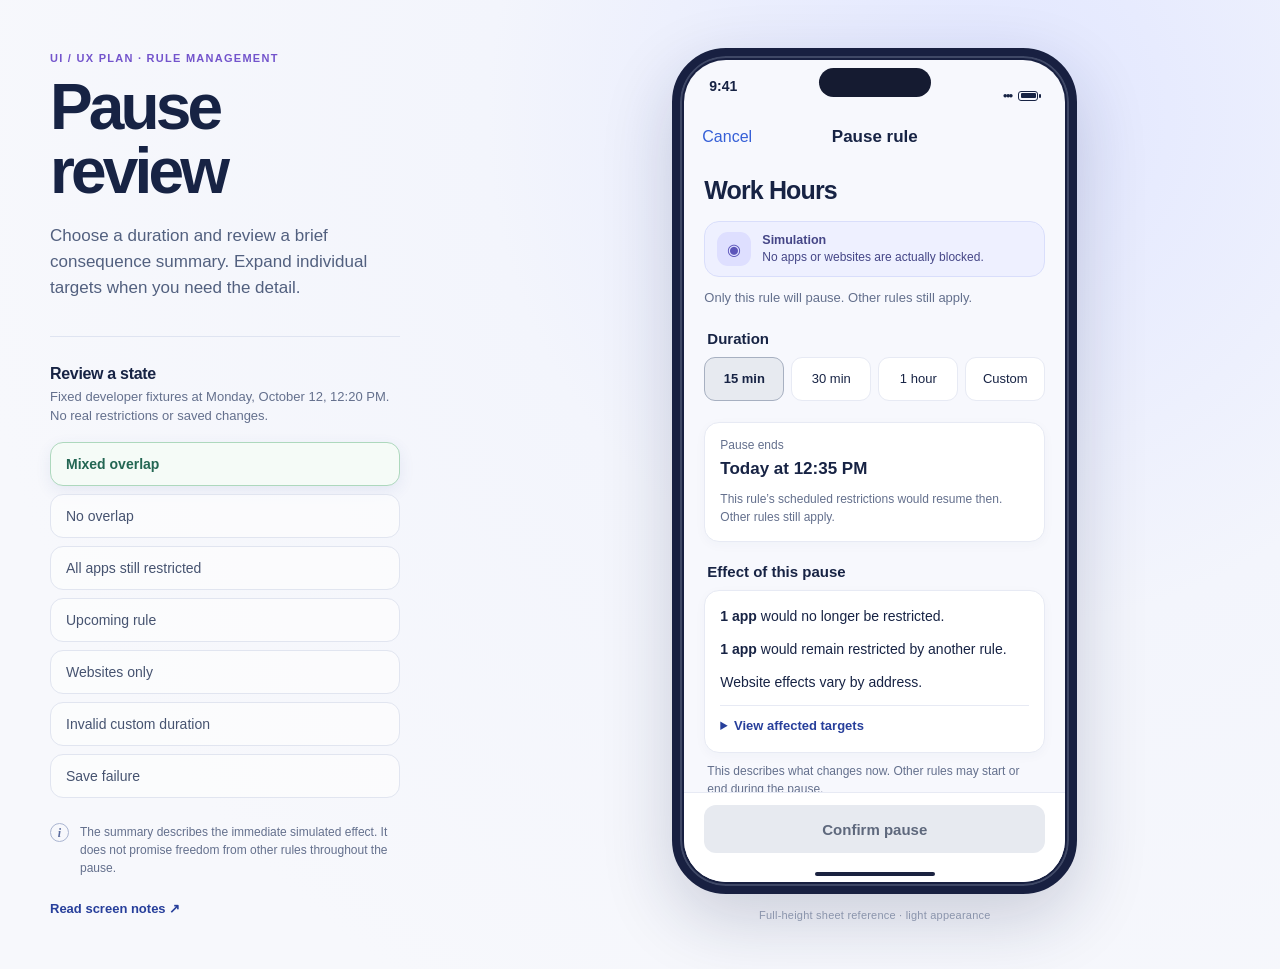
<file: mockups/pause-review/index.html>
<!doctype html>
<html lang="en">
<head><meta charset="utf-8"><meta name="viewport" content="width=device-width, initial-scale=1"><title>Pause review · UX reference</title><link rel="stylesheet" href="styles.css"><script src="app.js" defer></script></head>
<body><main class="review-layout">
<aside class="review-panel"><p class="eyebrow">UI / UX PLAN · RULE MANAGEMENT</p><h1>Pause review</h1><p class="review-intro">Choose a duration and review a brief consequence summary. Expand individual targets when you need the detail.</p><div class="review-divider"></div><h2>Review a state</h2><p class="review-help">Fixed developer fixtures at Monday, October 12, 12:20 PM. No real restrictions or saved changes.</p><div class="scenario-list" role="group" aria-label="Pause review scenarios">
<button class="scenario-button" data-scenario="overlap" aria-pressed="false">Mixed overlap</button><button class="scenario-button" data-scenario="clear" aria-pressed="false">No overlap</button><button class="scenario-button" data-scenario="all" aria-pressed="false">All apps still restricted</button><button class="scenario-button" data-scenario="upcoming" aria-pressed="false">Upcoming rule</button><button class="scenario-button" data-scenario="websites" aria-pressed="false">Websites only</button><button class="scenario-button" data-scenario="invalid" aria-pressed="false">Invalid custom duration</button><button class="scenario-button" data-scenario="error" aria-pressed="false">Save failure</button></div><div class="review-note"><span class="note-mark" aria-hidden="true">i</span><p>The summary describes the immediate simulated effect. It does not promise freedom from other rules throughout the pause.</p></div><a class="spec-link" href="README.md">Read screen notes ↗</a></aside>
<section class="device-stage" aria-label="Pause sheet preview"><div class="device"><div class="device-screen">
<div class="status-bar" aria-hidden="true"><span>9:41</span><span class="dynamic-island"></span><span class="status-icons">●●● <span class="battery"></span></span></div>
<header class="sheet-nav"><button id="cancel">Cancel</button><h2>Pause rule</h2><span aria-hidden="true"></span></header>
<section class="app-scroll" id="app-scroll" aria-labelledby="rule-title">
<h3 class="rule-title" id="rule-title">Work Hours</h3><aside class="simulation-banner"><span class="banner-icon" aria-hidden="true">◉</span><p><strong>Simulation</strong><br>No apps or websites are actually blocked.</p></aside>
<p class="intro">Only this rule will pause. Other rules still apply.</p>
<section class="sheet-section" aria-labelledby="duration-title"><h3 id="duration-title">Duration</h3><div class="duration-options" role="group" aria-label="Pause duration"><button data-minutes="15" aria-pressed="true">15 min</button><button data-minutes="30" aria-pressed="false">30 min</button><button data-minutes="60" aria-pressed="false">1 hour</button><button data-minutes="custom" aria-pressed="false">Custom</button></div><div id="custom-fields" hidden><div class="duration-wheels" role="group" aria-label="Custom pause duration"><div><label for="custom-hours">Hours</label><select id="custom-hours" size="5" aria-describedby="duration-help duration-error"></select></div><div><label for="custom-minutes">Minutes</label><select id="custom-minutes" size="5" aria-describedby="duration-help duration-error"></select></div></div><p class="helper" id="duration-help">15 minutes through 24 hours.</p></div><p id="duration-error" class="field-error" role="status" hidden></p></section>
<section class="sheet-section timing rule-group" aria-label="Pause timing"><p class="timing-label">Pause ends</p><p id="pause-end" class="timing-value"></p><p id="schedule-note" class="helper"></p></section>
<section class="sheet-section" aria-labelledby="effect-title"><h3 id="effect-title">Effect of this pause</h3><div class="rule-group effect-card"><div id="effect-summary"></div><details id="target-details"><summary><span class="collapsed-label">View affected targets</span><span class="expanded-label">Hide affected targets</span></summary><div id="target-list"></div></details></div><p class="helper">This describes what changes now. Other rules may start or end during the pause.</p></section>
<div id="save-error" class="error-banner" role="alert" hidden></div>
</section><footer class="confirm-footer"><button id="confirm">Confirm pause</button></footer><div class="home-indicator" aria-hidden="true"></div><div class="prototype-toast" id="prototype-toast" role="status"></div>
</div></div><p class="stage-caption">Full-height sheet reference · light appearance</p></section></main></body></html>
</file>
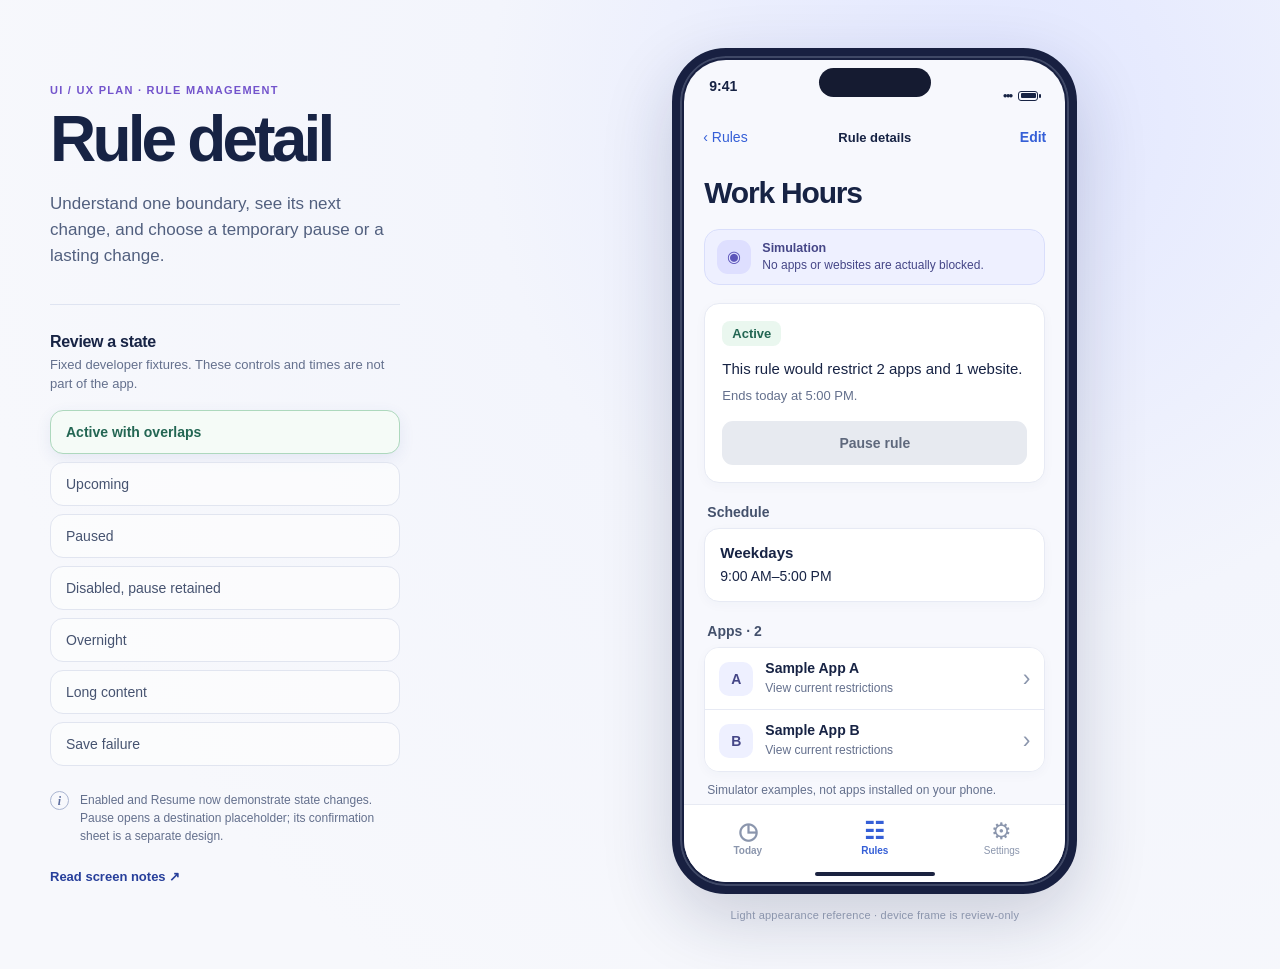
<file: mockups/rule-detail/index.html>
<!doctype html>
<html lang="en">
<head>
  <meta charset="utf-8"><meta name="viewport" content="width=device-width, initial-scale=1">
  <title>Rule detail · UX reference</title>
  <link rel="stylesheet" href="styles.css"><script src="app.js" defer></script>
</head>
<body>
<main class="review-layout">
  <aside class="review-panel">
    <p class="eyebrow">UI / UX PLAN · RULE MANAGEMENT</p>
    <h1>Rule detail</h1>
    <p class="review-intro">Understand one boundary, see its next change, and choose a temporary pause or a lasting change.</p>
    <div class="review-divider"></div>
    <h2>Review a state</h2>
    <p class="review-help">Fixed developer fixtures. These controls and times are not part of the app.</p>
    <div class="scenario-list" role="group" aria-label="Rule detail scenarios">
      <button class="scenario-button" data-scenario="active" aria-pressed="false">Active with overlaps</button>
      <button class="scenario-button" data-scenario="upcoming" aria-pressed="false">Upcoming</button>
      <button class="scenario-button" data-scenario="paused" aria-pressed="false">Paused</button>
      <button class="scenario-button" data-scenario="disabled" aria-pressed="false">Disabled, pause retained</button>
      <button class="scenario-button" data-scenario="overnight" aria-pressed="false">Overnight</button>
      <button class="scenario-button" data-scenario="long" aria-pressed="false">Long content</button>
      <button class="scenario-button" data-scenario="error" aria-pressed="false">Save failure</button>
    </div>
    <div class="review-note"><span class="note-mark" aria-hidden="true">i</span><p>Enabled and Resume now demonstrate state changes. Pause opens a destination placeholder; its confirmation sheet is a separate design.</p></div>
    <a class="spec-link" href="README.md">Read screen notes ↗</a>
  </aside>
  <section class="device-stage" aria-label="Rule detail preview">
    <div class="device"><div class="device-screen">
      <div class="status-bar" aria-hidden="true"><span>9:41</span><span class="dynamic-island"></span><span class="status-icons">●●● <span class="battery"></span></span></div>
      <nav class="detail-nav" aria-label="Rule navigation"><a href="../rules/index.html">‹ Rules</a><span>Rule details</span><button id="edit" type="button">Edit</button></nav>
      <section class="app-scroll" id="app-scroll" aria-labelledby="rule-title">
        <h2 id="rule-title" class="detail-title">Work Hours</h2>
        <aside class="simulation-banner"><span class="banner-icon" aria-hidden="true">◉</span><p><strong>Simulation</strong><br>No apps or websites are actually blocked.</p></aside>
        <div id="detail-content"></div>
      </section>
      <nav class="tab-bar" aria-label="Main navigation"><a class="tab" href="../today/index.html"><span aria-hidden="true">◷</span>Today</a><a class="tab is-current" href="../rules/index.html" aria-current="page"><span aria-hidden="true">☷</span>Rules</a><button class="tab" id="settings"><span aria-hidden="true">⚙</span>Settings</button></nav>
      <div class="home-indicator" aria-hidden="true"></div>
      <div class="prototype-toast" id="prototype-toast" role="status"></div>
    </div></div>
    <p class="stage-caption">Light appearance reference · device frame is review-only</p>
  </section>
</main>
<dialog id="delete-dialog" aria-labelledby="delete-title"><h2 id="delete-title">Delete this rule?</h2><p>This removes the local rule and its simulated restrictions. Other rules may still restrict its targets.</p><div class="dialog-actions"><button id="cancel-delete" autofocus>Keep rule</button><button id="confirm-delete" class="destructive">Delete rule</button></div></dialog>
</body>
</html>
</file>
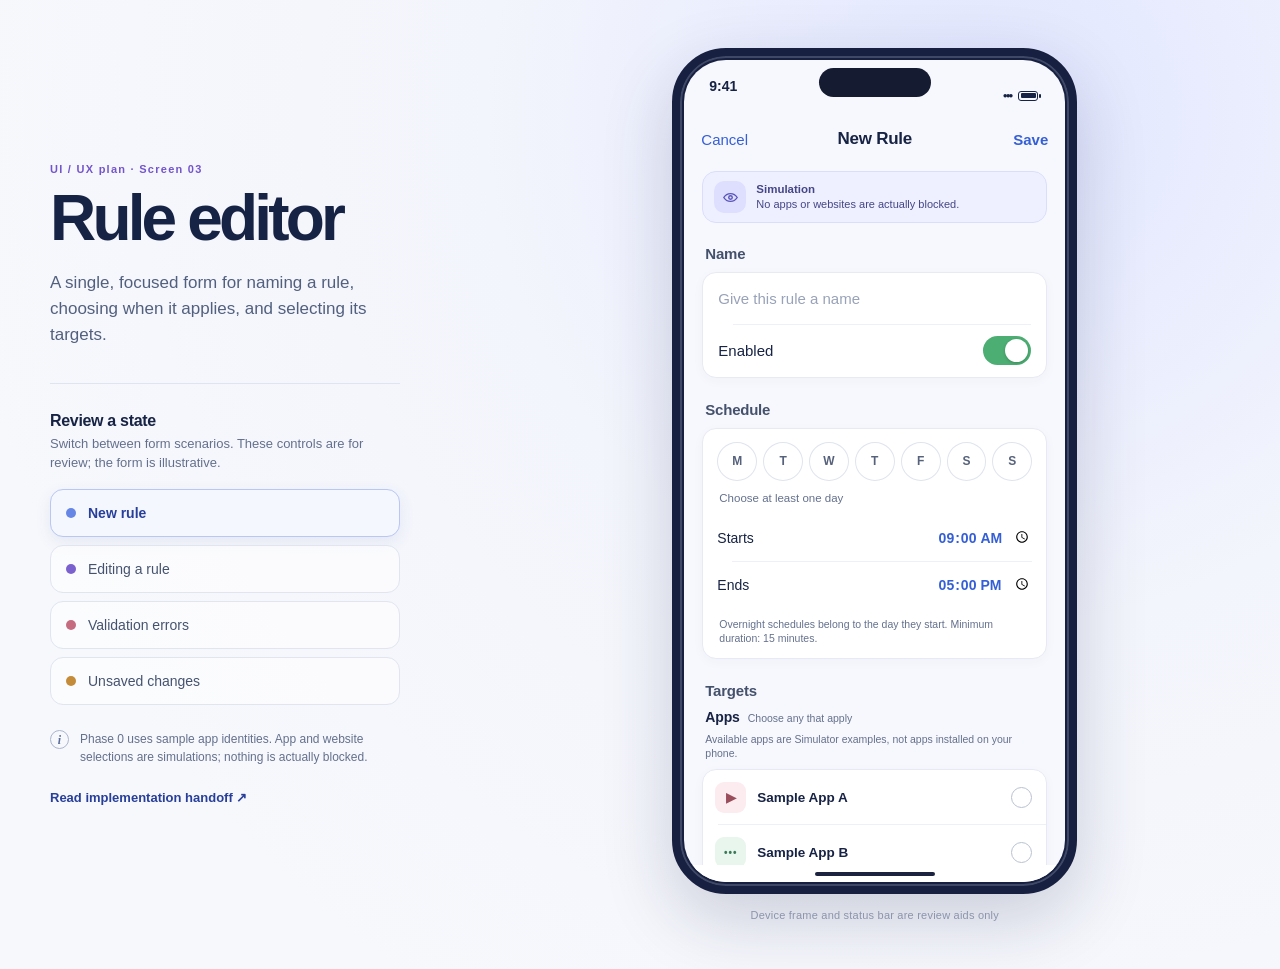
<file: mockups/rule-editor/index.html>
<!doctype html>
<html lang="en">
  <head>
    <meta charset="utf-8" />
    <meta name="viewport" content="width=device-width, initial-scale=1" />
    <meta name="theme-color" content="#f7f8fd" />
    <title>Rule Editor · Yet Another Luddite App UI plan</title>
    <link rel="stylesheet" href="styles.css" />
    <script src="app.js" defer></script>
  </head>
  <body>
    <svg class="icon-library" xmlns="http://www.w3.org/2000/svg" aria-hidden="true">
      <symbol id="icon-eye" viewBox="0 0 24 24"><path d="M2.5 12s3.4-5.5 9.5-5.5 9.5 5.5 9.5 5.5-3.4 5.5-9.5 5.5S2.5 12 2.5 12Z"/><circle cx="12" cy="12" r="2.5"/></symbol>
      <symbol id="icon-check" viewBox="0 0 24 24"><path d="m5 12 4 4L19 6"/></symbol>
      <symbol id="icon-close" viewBox="0 0 24 24"><path d="m6 6 12 12M18 6 6 18"/></symbol>
      <symbol id="icon-chevron" viewBox="0 0 24 24"><path d="m9 5 7 7-7 7"/></symbol>
      <symbol id="icon-minus" viewBox="0 0 24 24"><path d="M5 12h14"/></symbol>
      <symbol id="icon-clock" viewBox="0 0 24 24"><circle cx="12" cy="12" r="9"/><path d="M12 7v5l3 2"/></symbol>
    </svg>

    <main class="review-layout">
      <aside class="review-panel" aria-labelledby="review-title">
        <p class="eyebrow">UI / UX plan · Screen 03</p>
        <h1 id="review-title">Rule editor</h1>
        <p class="review-intro">A single, focused form for naming a rule, choosing when it applies, and selecting its targets.</p>

        <div class="review-divider"></div>
        <h2>Review a state</h2>
        <p class="review-help">Switch between form scenarios. These controls are for review; the form is illustrative.</p>
        <div class="scenario-list" role="group" aria-label="Rule editor scenarios">
          <button class="scenario-button is-selected" type="button" data-scenario="new" aria-pressed="true"><span class="scenario-dot dot-new"></span><span>New rule</span></button>
          <button class="scenario-button" type="button" data-scenario="editing" aria-pressed="false"><span class="scenario-dot dot-editing"></span><span>Editing a rule</span></button>
          <button class="scenario-button" type="button" data-scenario="errors" aria-pressed="false"><span class="scenario-dot dot-error"></span><span>Validation errors</span></button>
          <button class="scenario-button" type="button" data-scenario="unsaved" aria-pressed="false"><span class="scenario-dot dot-unsaved"></span><span>Unsaved changes</span></button>
        </div>

        <div class="review-note">
          <span class="note-mark" aria-hidden="true">i</span>
          <p>Phase 0 uses sample app identities. App and website selections are simulations; nothing is actually blocked.</p>
        </div>
        <a class="spec-link" href="../handoffs/rule-editor.md">Read implementation handoff <span aria-hidden="true">↗</span></a>
      </aside>

      <section class="device-stage" aria-label="Rule editor screen preview">
        <div class="device">
          <div class="device-screen">
            <div class="status-bar" aria-hidden="true">
              <span>9:41</span><span class="dynamic-island"></span>
              <span class="status-icons">●●● <span class="battery"></span></span>
            </div>

            <header class="nav-bar">
              <button class="nav-action cancel-action" id="cancel-button" type="button">Cancel</button>
              <h2 id="screen-title">New Rule</h2>
              <button class="nav-action save-action" id="save-button" type="button">Save</button>
            </header>

            <div class="app-scroll" id="app-scroll">
              <aside class="simulation-banner" aria-label="Simulation. No apps or websites are actually blocked.">
                <span class="banner-icon" aria-hidden="true"><svg class="icon"><use href="#icon-eye" /></svg></span>
                <p><strong>Simulation</strong><br />No apps or websites are actually blocked.</p>
              </aside>

              <form id="rule-form" novalidate>
                <section class="form-section" aria-labelledby="name-heading" data-section="name">
                  <h3 id="name-heading" class="section-title">Name</h3>
                  <div class="form-group name-group">
                    <label class="sr-only" for="rule-name">Rule name</label>
                    <input id="rule-name" name="name" type="text" placeholder="Give this rule a name" autocomplete="off" />
                    <div class="form-divider"></div>
                    <label class="toggle-row" for="enabled-toggle">
                      <span>Enabled</span>
                      <span class="toggle-control"><input id="enabled-toggle" name="enabled" type="checkbox" checked /><span class="toggle-track"></span></span>
                    </label>
                  </div>
                  <p class="field-error" id="name-error" hidden></p>
                </section>

                <section class="form-section" aria-labelledby="schedule-heading" data-section="schedule">
                  <h3 id="schedule-heading" class="section-title">Schedule</h3>
                  <div class="form-group schedule-group">
                    <div class="weekday-picker" role="group" aria-label="Days of the week">
                      <button type="button" class="day-button" data-day="Mon" aria-label="Monday" aria-pressed="false">M</button>
                      <button type="button" class="day-button" data-day="Tue" aria-label="Tuesday" aria-pressed="false">T</button>
                      <button type="button" class="day-button" data-day="Wed" aria-label="Wednesday" aria-pressed="false">W</button>
                      <button type="button" class="day-button" data-day="Thu" aria-label="Thursday" aria-pressed="false">T</button>
                      <button type="button" class="day-button" data-day="Fri" aria-label="Friday" aria-pressed="false">F</button>
                      <button type="button" class="day-button" data-day="Sat" aria-label="Saturday" aria-pressed="false">S</button>
                      <button type="button" class="day-button" data-day="Sun" aria-label="Sunday" aria-pressed="false">S</button>
                    </div>
                    <p class="field-hint day-hint" id="schedule-summary">Choose at least one day</p>
                    <div class="schedule-row">
                      <label for="start-time">Starts</label>
                      <input id="start-time" type="time" value="09:00" aria-label="Start time" />
                    </div>
                    <div class="form-divider"></div>
                    <div class="schedule-row">
                      <label for="end-time">Ends</label>
                      <input id="end-time" type="time" value="17:00" aria-label="End time" />
                    </div>
                    <p class="field-hint schedule-note">Overnight schedules belong to the day they start. Minimum duration: 15 minutes.</p>
                  </div>
                  <p class="field-error" id="schedule-error" hidden></p>
                </section>

                <section class="form-section" aria-labelledby="targets-heading" data-section="targets">
                  <h3 id="targets-heading" class="section-title">Targets</h3>
                  <div class="target-subsection">
                    <div class="subsection-heading"><h4>Apps</h4><span class="subsection-caption">Choose any that apply</span></div>
                    <p class="field-hint target-note">Available apps are Simulator examples, not apps installed on your phone.</p>
                    <div class="form-group target-list" id="app-list">
                      <label class="target-row"><span class="sample-app-icon icon-video">▶</span><span class="target-name">Sample App A</span><span class="check-control"><input type="checkbox" name="app" value="demo.app.a" /><span><svg class="icon"><use href="#icon-check" /></svg></span></span></label>
                      <div class="form-divider"></div>
                      <label class="target-row"><span class="sample-app-icon icon-chat">•••</span><span class="target-name">Sample App B</span><span class="check-control"><input type="checkbox" name="app" value="demo.app.b" /><span><svg class="icon"><use href="#icon-check" /></svg></span></span></label>
                      <div class="form-divider"></div>
                      <label class="target-row"><span class="sample-app-icon icon-game">✦</span><span class="target-name">Sample App C</span><span class="check-control"><input type="checkbox" name="app" value="demo.app.c" /><span><svg class="icon"><use href="#icon-check" /></svg></span></span></label>
                    </div>
                  </div>

                  <div class="target-subsection websites-subsection">
                    <div class="subsection-heading"><h4>Websites</h4><span class="subsection-caption" id="website-count">0 added</span></div>
                    <div class="form-group website-composer" id="website-composer">
                      <label class="sr-only" for="website-input">Website address</label>
                      <input id="website-input" type="text" inputmode="url" placeholder="www.youtube.com" autocapitalize="none" autocomplete="off" spellcheck="false" />
                      <div class="form-divider"></div>
                      <fieldset class="match-control">
                        <legend>Match</legend>
                        <div class="match-options" role="group" aria-label="Website matching">
                          <button type="button" class="match-option is-selected" data-match="host" aria-pressed="true">This website</button>
                          <button type="button" class="match-option" data-match="subdomains" aria-pressed="false">All subdomains</button>
                        </div>
                        <p class="field-hint match-preview" id="match-preview">Includes the website and its www version. Other subdomains are not included.</p>
                      </fieldset>
                      <p class="field-error website-error" id="website-error" hidden></p>
                      <button class="add-website-button" id="add-website" type="button">Add website</button>
                    </div>
                    <div class="form-group website-list" id="website-list" hidden></div>
                    <p class="phase-note">Website entries are previews only. Safari and Private Browsing are not restricted in Phase 0.</p>
                  </div>
                  <p class="field-error targets-error" id="targets-error" hidden></p>
                </section>
              </form>
            </div>

            <div class="home-indicator" aria-hidden="true"></div>
            <div class="prototype-toast" id="prototype-toast" role="status" aria-live="polite"></div>

            <div class="dialog-backdrop" id="discard-dialog" hidden>
              <section class="discard-dialog" role="alertdialog" aria-modal="true" aria-labelledby="discard-title" aria-describedby="discard-copy">
                <h3 id="discard-title">Discard changes?</h3>
                <p id="discard-copy">Your unsaved changes will be lost.</p>
                <button type="button" class="dialog-stay" id="stay-button">Keep Editing</button>
                <button type="button" class="dialog-discard" id="discard-button">Discard Changes</button>
              </section>
            </div>
          </div>
        </div>
        <p class="stage-caption">Device frame and status bar are review aids only</p>
      </section>
    </main>
  </body>
</html>
</file>
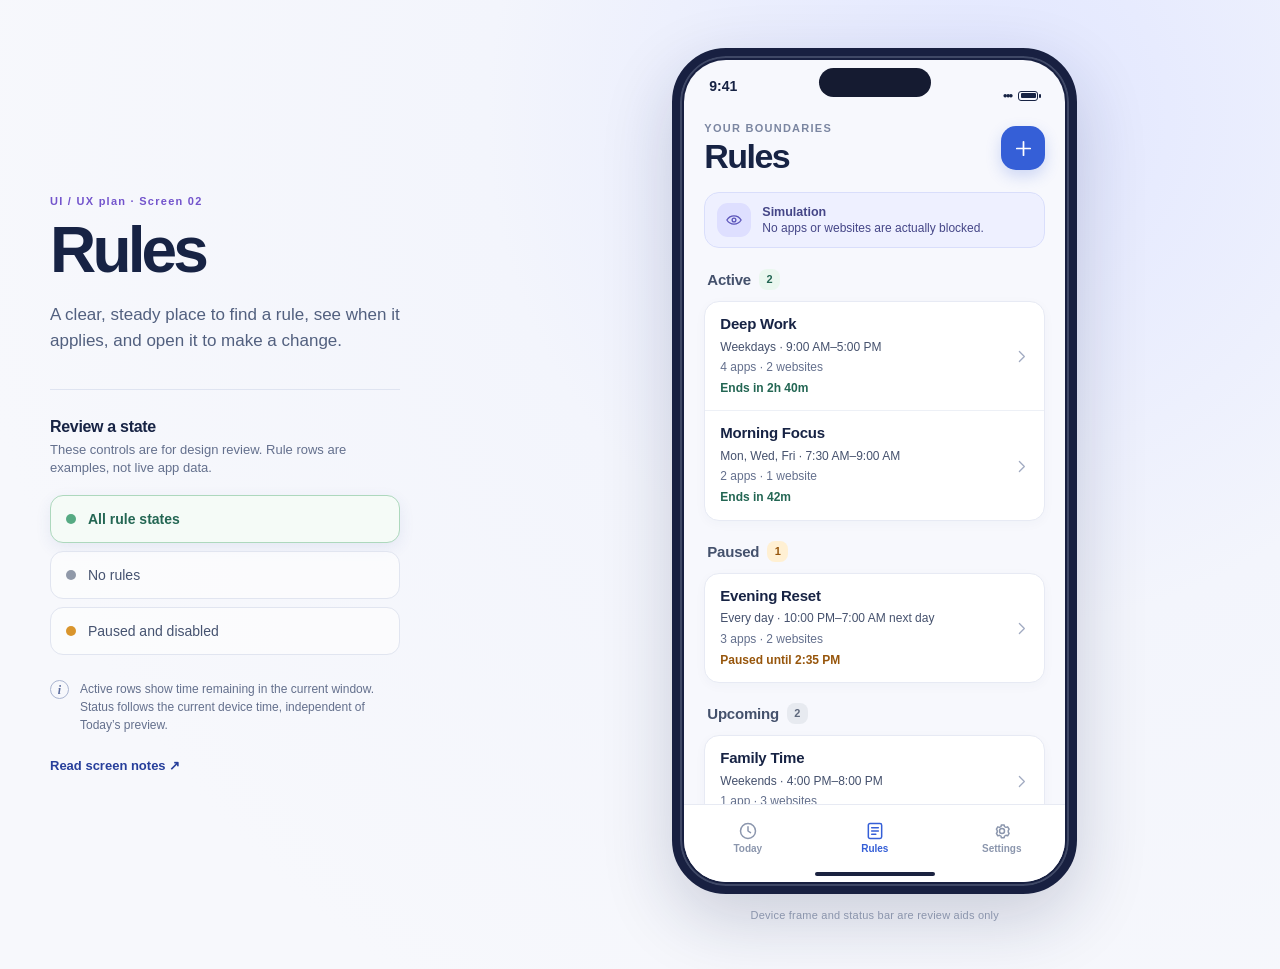
<file: mockups/rules/index.html>
<!doctype html>
<html lang="en">
  <head>
    <meta charset="utf-8" />
    <meta name="viewport" content="width=device-width, initial-scale=1" />
    <meta name="theme-color" content="#eef2ff" />
    <title>Rules · Yet Another Luddite App UI plan</title>
    <link rel="stylesheet" href="styles.css" />
    <script src="app.js" defer></script>
  </head>
  <body>
    <svg class="icon-library" xmlns="http://www.w3.org/2000/svg" aria-hidden="true">
      <symbol id="icon-plus" viewBox="0 0 24 24"><path d="M12 5v14M5 12h14" /></symbol>
      <symbol id="icon-eye" viewBox="0 0 24 24"><path d="M2.5 12s3.4-5.5 9.5-5.5 9.5 5.5 9.5 5.5-3.4 5.5-9.5 5.5S2.5 12 2.5 12Z"/><circle cx="12" cy="12" r="2.5"/></symbol>
      <symbol id="icon-rules" viewBox="0 0 24 24"><rect x="4" y="3" width="16" height="18" rx="2"/><path d="M8 8h8M8 12h8M8 16h5"/></symbol>
      <symbol id="icon-today" viewBox="0 0 24 24"><circle cx="12" cy="12" r="9"/><path d="M12 7v5l3 2"/></symbol>
      <symbol id="icon-settings" viewBox="0 0 24 24"><circle cx="12" cy="12" r="3"/><path d="m19.4 15 .1.1 1 1.7-1.7 3-2-.7a7.8 7.8 0 0 1-1.8 1l-.4 2h-3.4l-.4-2a7.8 7.8 0 0 1-1.8-1l-2 .7-1.7-3 1-1.7a7.8 7.8 0 0 1 0-2l-1-1.7 1.7-3 2 .7a7.8 7.8 0 0 1 1.8-1l.4-2h3.4l.4 2a7.8 7.8 0 0 1 1.8 1l2-.7 1.7 3-1 1.7a7.8 7.8 0 0 1 0 2Z" transform="translate(0 -1) scale(1 .95)"/></symbol>
      <symbol id="icon-chevron" viewBox="0 0 24 24"><path d="m9 5 7 7-7 7" /></symbol>
    </svg>

    <main class="review-layout">
      <aside class="review-panel" aria-labelledby="review-title">
        <p class="eyebrow">UI / UX plan · Screen 02</p>
        <h1 id="review-title">Rules</h1>
        <p class="review-intro">A clear, steady place to find a rule, see when it applies, and open it to make a change.</p>

        <div class="review-divider"></div>
        <h2>Review a state</h2>
        <p class="review-help">These controls are for design review. Rule rows are examples, not live app data.</p>
        <div class="scenario-list" role="group" aria-label="Rules screen scenarios">
          <button class="scenario-button is-selected" type="button" data-scenario="mixed" aria-pressed="true"><span class="scenario-dot dot-active"></span><span>All rule states</span></button>
          <button class="scenario-button" type="button" data-scenario="no-rules" aria-pressed="false"><span class="scenario-dot dot-empty"></span><span>No rules</span></button>
          <button class="scenario-button" type="button" data-scenario="paused-disabled" aria-pressed="false"><span class="scenario-dot dot-paused"></span><span>Paused and disabled</span></button>
        </div>

        <div class="review-note">
          <span class="note-mark" aria-hidden="true">i</span>
          <p>Active rows show time remaining in the current window. Status follows the current device time, independent of Today’s preview.</p>
        </div>
        <a class="spec-link" href="README.md">Read screen notes <span aria-hidden="true">↗</span></a>
      </aside>

      <section class="device-stage" aria-label="Rules screen preview">
        <div class="device">
          <div class="device-screen">
            <div class="status-bar" aria-hidden="true">
              <span>9:41</span><span class="dynamic-island"></span>
              <span class="status-icons">●●● <span class="battery"></span></span>
            </div>

            <section class="app-scroll" id="app-scroll" aria-labelledby="rules-title">
              <header class="app-header">
                <div>
                  <p class="app-overline">YOUR BOUNDARIES</p>
                  <h2 id="rules-title">Rules</h2>
                </div>
                <button class="icon-button add-button" id="add-rule" type="button" aria-label="Create rule" title="Create rule">
                  <svg class="icon" aria-hidden="true"><use href="#icon-plus" /></svg>
                </button>
              </header>

              <aside class="simulation-banner" aria-label="Simulation. No apps or websites are actually blocked.">
                <span class="banner-icon" aria-hidden="true"><svg class="icon"><use href="#icon-eye" /></svg></span>
                <p><strong>Simulation</strong><br />No apps or websites are actually blocked.</p>
              </aside>

              <div id="rules-content" aria-live="polite"></div>
            </section>

            <nav class="tab-bar" aria-label="Main navigation">
              <a class="tab" href="#today" data-tab="Today" aria-label="Today">
                <svg class="icon" aria-hidden="true"><use href="#icon-today" /></svg><span>Today</span>
              </a>
              <a class="tab is-current" href="#rules" aria-current="page" aria-label="Rules, current tab">
                <svg class="icon" aria-hidden="true"><use href="#icon-rules" /></svg><span>Rules</span>
              </a>
              <a class="tab" href="#settings" data-tab="Settings" aria-label="Settings">
                <svg class="icon" aria-hidden="true"><use href="#icon-settings" /></svg><span>Settings</span>
              </a>
            </nav>
            <div class="home-indicator" aria-hidden="true"></div>
            <div class="prototype-toast" id="prototype-toast" role="status" aria-live="polite"></div>
          </div>
        </div>
        <p class="stage-caption">Device frame and status bar are review aids only</p>
      </section>
    </main>
  </body>
</html>
</file>
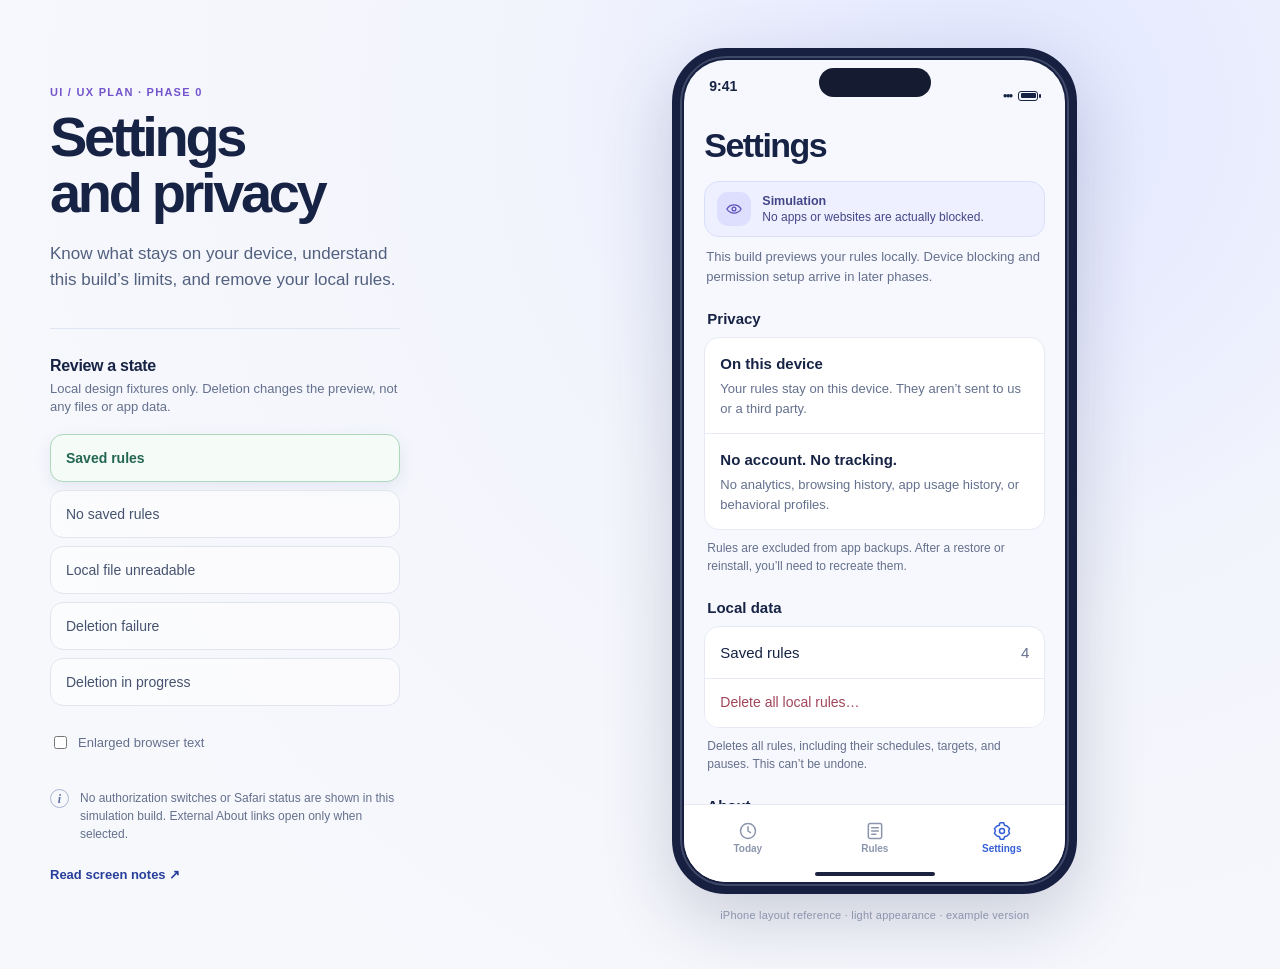
<file: mockups/settings/index.html>
<!doctype html>
<html lang="en">
<head>
  <meta charset="utf-8">
  <meta name="viewport" content="width=device-width, initial-scale=1">
  <title>Settings and privacy · UX reference</title>
  <link rel="stylesheet" href="styles.css">
  <script src="app.js" defer></script>
</head>
<body>
<svg class="icon-library" xmlns="http://www.w3.org/2000/svg" aria-hidden="true">
  <symbol id="clock" viewBox="0 0 24 24"><circle cx="12" cy="12" r="9"/><path d="M12 7v5l3 2"/></symbol>
  <symbol id="list" viewBox="0 0 24 24"><rect x="4" y="3" width="16" height="18" rx="2"/><path d="M8 8h8M8 12h8M8 16h5"/></symbol>
  <symbol id="gear" viewBox="0 0 24 24"><circle cx="12" cy="12" r="3"/><path d="m9 3 1-1h4l1 3 3 1 3 3-1 3 1 3-3 3-3 1-1 3h-4l-1-3-3-1-3-3 1-3-1-3 3-3 3-1Z"/></symbol>
  <symbol id="eye" viewBox="0 0 24 24"><path d="M2.5 12s3.4-5.5 9.5-5.5 9.5 5.5 9.5 5.5-3.4 5.5-9.5 5.5S2.5 12 2.5 12Z"/><circle cx="12" cy="12" r="2.5"/></symbol>
</svg>
<main class="review-layout">
  <aside class="review-panel">
    <p class="eyebrow">UI / UX PLAN · PHASE 0</p>
    <h1>Settings<br>and privacy</h1>
    <p class="review-intro">Know what stays on your device, understand this build’s limits, and remove your local rules.</p>
    <div class="review-divider"></div>
    <h2>Review a state</h2>
    <p class="review-help">Local design fixtures only. Deletion changes the preview, not any files or app data.</p>
    <div class="scenario-list" role="group" aria-label="Settings scenarios">
      <button class="scenario-button" data-scenario="default">Saved rules</button>
      <button class="scenario-button" data-scenario="empty">No saved rules</button>
      <button class="scenario-button" data-scenario="unreadable">Local file unreadable</button>
      <button class="scenario-button" data-scenario="delete-error">Deletion failure</button>
      <button class="scenario-button" data-scenario="deleting">Deletion in progress</button>
    </div>
    <label class="text-control"><input type="checkbox" id="large-text"> Enlarged browser text</label>
    <div class="review-note"><span class="note-mark" aria-hidden="true">i</span><p>No authorization switches or Safari status are shown in this simulation build. External About links open only when selected.</p></div>
    <a class="spec-link" href="README.md">Read screen notes ↗</a>
  </aside>
  <section class="device-stage" aria-label="Settings screen preview">
    <div class="device"><div class="device-screen">
      <div class="status-bar" aria-hidden="true"><span>9:41</span><span class="dynamic-island"></span><span class="status-icons">●●● <span class="battery"></span></span></div>
      <div class="app-scroll" id="app-scroll">
        <header class="app-header"><h2>Settings</h2></header>
        <aside class="simulation-banner"><span class="banner-icon" aria-hidden="true"><svg class="icon"><use href="#eye"/></svg></span><p><strong>Simulation</strong><br>No apps or websites are actually blocked.</p></aside>
        <p class="build-note">This build previews your rules locally. Device blocking and permission setup arrive in later phases.</p>
        <section class="settings-section" aria-labelledby="privacy-title">
          <h3 id="privacy-title">Privacy</h3>
          <div class="settings-group">
            <div class="copy-row"><h4>On this device</h4><p>Your rules stay on this device. They aren’t sent to us or a third party.</p></div>
            <div class="copy-row"><h4>No account. No tracking.</h4><p>No analytics, browsing history, app usage history, or behavioral profiles.</p></div>
          </div>
          <p class="section-note">Rules are excluded from app backups. After a restore or reinstall, you’ll need to recreate them.</p>
        </section>
        <section class="settings-section" aria-labelledby="data-title">
          <h3 id="data-title">Local data</h3>
          <div class="settings-group">
            <dl class="count-row"><dt>Saved rules</dt><dd id="rule-count">4</dd></dl>
            <div class="storage-error" id="storage-error" hidden><strong>Local rules couldn’t be read</strong><p>The existing file has been kept. The saved-rule count is unavailable. You can delete the local rule data to start again.</p></div>
            <button class="delete-row" id="delete-rules">Delete all local rules…</button>
          </div>
          <p class="section-note" id="data-note">Deletes all rules, including their schedules, targets, and pauses. This can’t be undone.</p>
          <div class="status-message" id="operation-status" role="status" hidden></div>
          <div class="delete-error" id="delete-error" role="alert" hidden><strong>Couldn’t delete local rules</strong><p>The deletion did not complete. Try again using Delete all local rules.</p></div>
        </section>
        <section class="settings-section" aria-labelledby="about-title">
          <h3 id="about-title">About</h3>
          <div class="settings-group">
            <div class="copy-row app-identity"><h4>Yet Another Luddite App</h4><p>Version 1.0 (1)</p></div>
            <a class="link-row" href="https://github.com/Nicholas-Nazario/YetAnotherLudditeApp/blob/main/README.md#manifesto" target="_blank" rel="noopener noreferrer"><span>Read the manifesto</span><span aria-hidden="true">↗</span><span class="sr-only"> (opens in browser)</span></a>
            <a class="link-row" href="https://github.com/Nicholas-Nazario/YetAnotherLudditeApp" target="_blank" rel="noopener noreferrer"><span>Source code on GitHub</span><span aria-hidden="true">↗</span><span class="sr-only"> (opens in browser)</span></a>
          </div>
          <p class="section-note">Open source under the MIT License.</p>
        </section>
      </div>
      <nav class="tab-bar" aria-label="Main navigation">
        <a class="tab" href="../today/index.html"><svg class="icon" aria-hidden="true"><use href="#clock"/></svg><span>Today</span></a>
        <a class="tab" href="../rules/index.html"><svg class="icon" aria-hidden="true"><use href="#list"/></svg><span>Rules</span></a>
        <a class="tab is-current" href="index.html" aria-current="page"><svg class="icon" aria-hidden="true"><use href="#gear"/></svg><span>Settings</span></a>
      </nav>
      <div class="home-indicator" aria-hidden="true"></div>
    </div></div>
    <p class="stage-caption">iPhone layout reference · light appearance · example version</p>
  </section>
</main>
<dialog id="delete-dialog" aria-labelledby="dialog-title" aria-describedby="dialog-copy">
  <h2 id="dialog-title">Delete all local rules?</h2>
  <p id="dialog-copy"></p>
  <p class="dialog-note">Simulation — no apps or websites are actually blocked.</p>
  <div class="dialog-actions"><button class="cancel-button" id="cancel-delete" autofocus>Cancel</button><button class="confirm-delete" id="confirm-delete">Delete all rules</button></div>
</dialog>
</body>
</html>
</file>
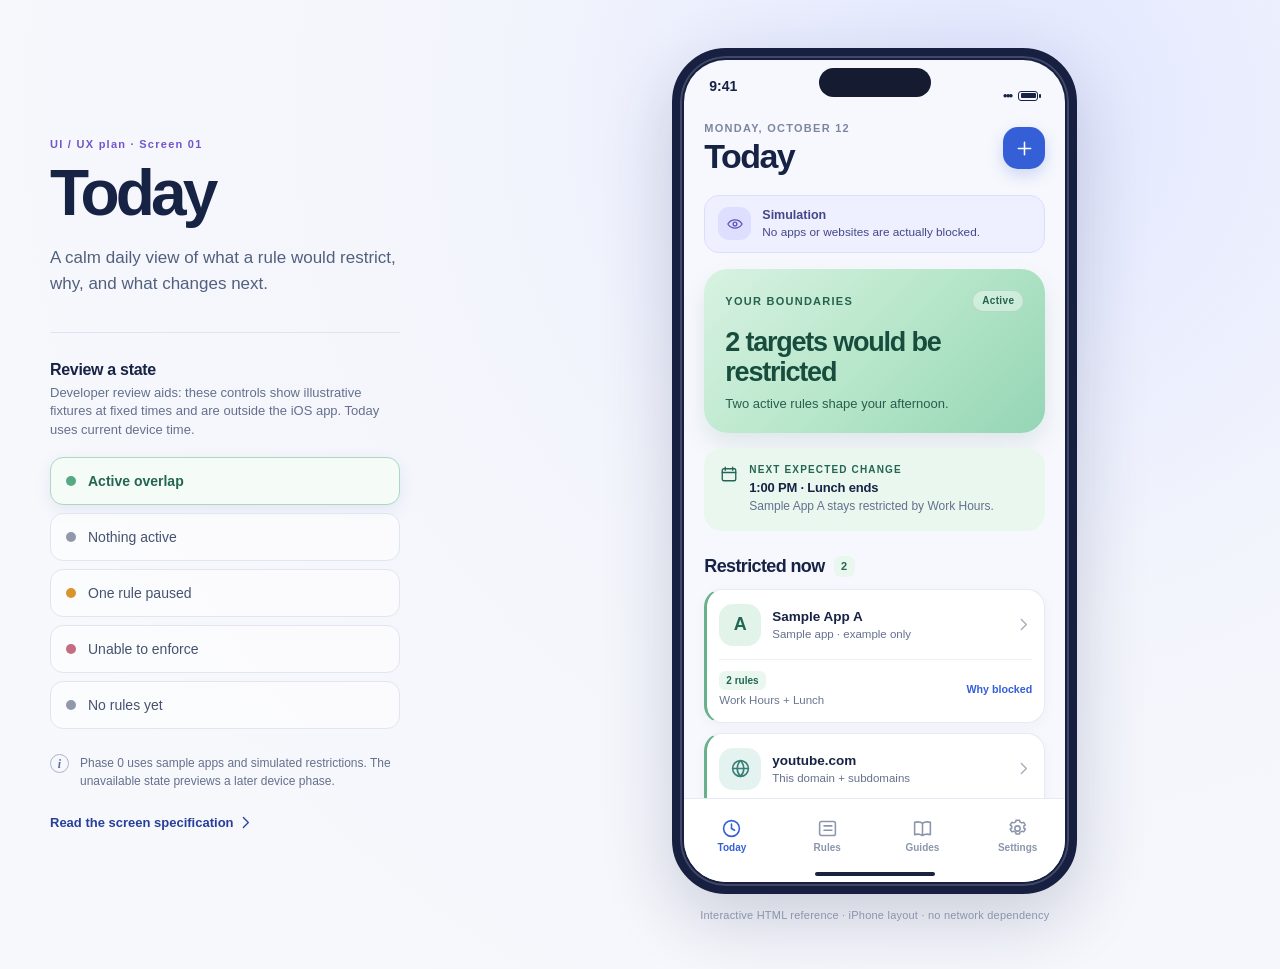
<file: mockups/today/index.html>
<!doctype html>
<html lang="en">
  <head>
    <meta charset="utf-8" />
    <meta name="viewport" content="width=device-width, initial-scale=1" />
    <meta name="theme-color" content="#eef2ff" />
    <title>Today · Yet Another Luddite App UI plan</title>
    <link rel="stylesheet" href="styles.css" />
    <script src="app.js" defer></script>
  </head>
  <body>
    <!-- SVG symbols are local so this design reference works without a network connection. -->
    <svg class="icon-library" xmlns="http://www.w3.org/2000/svg" aria-hidden="true">
      <symbol id="icon-eye" viewBox="0 0 24 24"><path d="M2.5 12s3.4-5.5 9.5-5.5 9.5 5.5 9.5 5.5-3.4 5.5-9.5 5.5S2.5 12 2.5 12Z"/><circle cx="12" cy="12" r="2.5"/></symbol>
      <symbol id="icon-clock" viewBox="0 0 24 24"><circle cx="12" cy="12" r="9"/><path d="M12 7v5l3.5 2"/></symbol>
      <symbol id="icon-arrow" viewBox="0 0 24 24"><path d="m9 5 7 7-7 7"/></symbol>
      <symbol id="icon-globe" viewBox="0 0 24 24"><circle cx="12" cy="12" r="9"/><path d="M3 12h18M12 3c2.5 2.5 3.8 5.5 3.8 9s-1.3 6.5-3.8 9c-2.5-2.5-3.8-5.5-3.8-9S9.5 5.5 12 3Z"/></symbol>
      <symbol id="icon-plus" viewBox="0 0 24 24"><path d="M12 5v14M5 12h14"/></symbol>
      <symbol id="icon-calendar" viewBox="0 0 24 24"><rect x="3" y="5" width="18" height="16" rx="2"/><path d="M7 3v4M17 3v4M3 10h18"/></symbol>
      <symbol id="icon-list" viewBox="0 0 24 24"><rect x="3" y="4" width="18" height="16" rx="2"/><path d="M8 9h9M8 14h9"/></symbol>
      <symbol id="icon-book" viewBox="0 0 24 24"><path d="M12 6c-2.5-1.7-5.6-2-9-1v14c3.4-1 6.5-.7 9 1 2.5-1.7 5.6-2 9-1V5c-3.4-1-6.5-.7-9 1ZM12 6v14"/></symbol>
      <symbol id="icon-settings" viewBox="0 0 24 24"><circle cx="12" cy="12" r="3"/><path d="M19.2 15.1 21 16.4l-2 3.4-2.1-.8a8 8 0 0 1-2.3 1.3l-.3 2.2h-4l-.3-2.2a8 8 0 0 1-2.3-1.3l-2.1.8-2-3.4 1.8-1.3a8 8 0 0 1 0-2.6L3.6 11l2-3.4 2.1.8a8 8 0 0 1 2.3-1.3L10.3 5h4l.3 2.2a8 8 0 0 1 2.3 1.3l2.1-.8 2 3.4-1.8 1.3a8 8 0 0 1 0 2.6Z" transform="translate(0 -2) scale(1 .9)"/></symbol>
      <symbol id="icon-alert" viewBox="0 0 24 24"><path d="M12 3 2.5 20h19L12 3Z"/><path d="M12 9v5M12 17.5h.01"/></symbol>
      <symbol id="icon-pause" viewBox="0 0 24 24"><rect x="6" y="5" width="4" height="14" rx="1"/><rect x="14" y="5" width="4" height="14" rx="1"/></symbol>
      <symbol id="icon-check" viewBox="0 0 24 24"><path d="m4 12 5 5L20 6"/></symbol>
    </svg>

    <main class="review-layout">
      <!-- Review controls are outside the app. They expose design states for discussion. -->
      <aside class="review-panel" aria-labelledby="review-title">
        <p class="eyebrow">UI / UX plan · Screen 01</p>
        <h1 id="review-title">Today</h1>
        <p class="review-intro">A calm daily view of what a rule would restrict, why, and what changes next.</p>

        <div class="review-divider"></div>
        <h2>Review a state</h2>
        <p class="review-help">Developer review aids: these controls show illustrative fixtures at fixed times and are outside the iOS app. Today uses current device time.</p>
        <div class="scenario-list" role="group" aria-label="Today screen scenarios">
          <button class="scenario-button is-selected" type="button" data-scenario="overlap" aria-pressed="true"><span class="scenario-dot dot-overlap"></span><span>Active overlap</span></button>
          <button class="scenario-button" type="button" data-scenario="quiet" aria-pressed="false"><span class="scenario-dot dot-quiet"></span><span>Nothing active</span></button>
          <button class="scenario-button" type="button" data-scenario="paused" aria-pressed="false"><span class="scenario-dot dot-paused"></span><span>One rule paused</span></button>
          <button class="scenario-button" type="button" data-scenario="unavailable" aria-pressed="false"><span class="scenario-dot dot-unavailable"></span><span>Unable to enforce</span></button>
          <button class="scenario-button" type="button" data-scenario="no-rules" aria-pressed="false"><span class="scenario-dot dot-empty"></span><span>No rules yet</span></button>
        </div>

        <div class="review-note">
          <span class="note-mark">i</span>
          <p>Phase 0 uses sample apps and simulated restrictions. The unavailable state previews a later device phase.</p>
        </div>
        <a class="spec-link" href="README.md">Read the screen specification <svg class="icon icon-small"><use href="#icon-arrow" /></svg></a>
      </aside>

      <div class="device-stage">
        <div class="device" aria-label="Interactive iPhone sized mockup of the Today screen">
          <div class="device-screen">
            <div class="status-bar" aria-hidden="true"><span>9:41</span><span class="dynamic-island"></span><span class="status-icons">●●● <span class="battery"></span></span></div>
            <div class="app-scroll">
              <header class="app-header">
                <div>
                  <p class="app-overline" id="today-date">MONDAY, OCTOBER 12</p>
                  <h2>Today</h2>
                </div>
                <button class="icon-button add-button" type="button" id="add-rule-button" aria-label="Add rule"><svg class="icon"><use href="#icon-plus" /></svg></button>
              </header>

              <div class="simulation-banner" role="note">
                <span class="banner-icon"><svg class="icon"><use href="#icon-eye" /></svg></span>
                <p><strong>Simulation</strong><br />No apps or websites are actually blocked.</p>
              </div>

              <section class="summary-card" id="summary" aria-labelledby="summary-title">
                <div class="summary-topline"><span class="summary-kicker">YOUR BOUNDARIES</span><span class="summary-status" id="summary-status"></span></div>
                <h3 id="summary-title"></h3>
                <p id="summary-description"></p>
              </section>

              <section class="next-card" id="next-change" aria-labelledby="next-title">
                <span class="next-icon"><svg class="icon"><use id="next-icon-use" href="#icon-calendar" /></svg></span>
                <div><p class="next-label" id="next-label">NEXT EXPECTED CHANGE</p><h3 id="next-title"></h3><p id="next-description"></p></div>
              </section>

              <section class="targets-section" aria-labelledby="targets-title">
                <div class="section-heading"><h3 id="targets-title">Restricted now</h3><span class="section-count" id="target-count">0</span></div>
                <div id="target-list" class="target-list"></div>
              </section>
            </div>

            <nav class="tab-bar" aria-label="Primary navigation">
              <button class="tab is-current" type="button" aria-current="page"><svg class="icon"><use href="#icon-clock" /></svg><span>Today</span></button>
              <button class="tab" type="button" data-future-tab="Rules"><svg class="icon"><use href="#icon-list" /></svg><span>Rules</span></button>
              <button class="tab" type="button" data-future-tab="Guides"><svg class="icon"><use href="#icon-book" /></svg><span>Guides</span></button>
              <button class="tab" type="button" data-future-tab="Settings"><svg class="icon"><use href="#icon-settings" /></svg><span>Settings</span></button>
            </nav>
            <div class="home-indicator" aria-hidden="true"></div>
            <div class="prototype-toast" id="prototype-toast" role="status" aria-live="polite"></div>
          </div>
        </div>
        <p class="stage-caption">Interactive HTML reference · iPhone layout · no network dependency</p>
      </div>
    </main>
  </body>
</html>
</file>
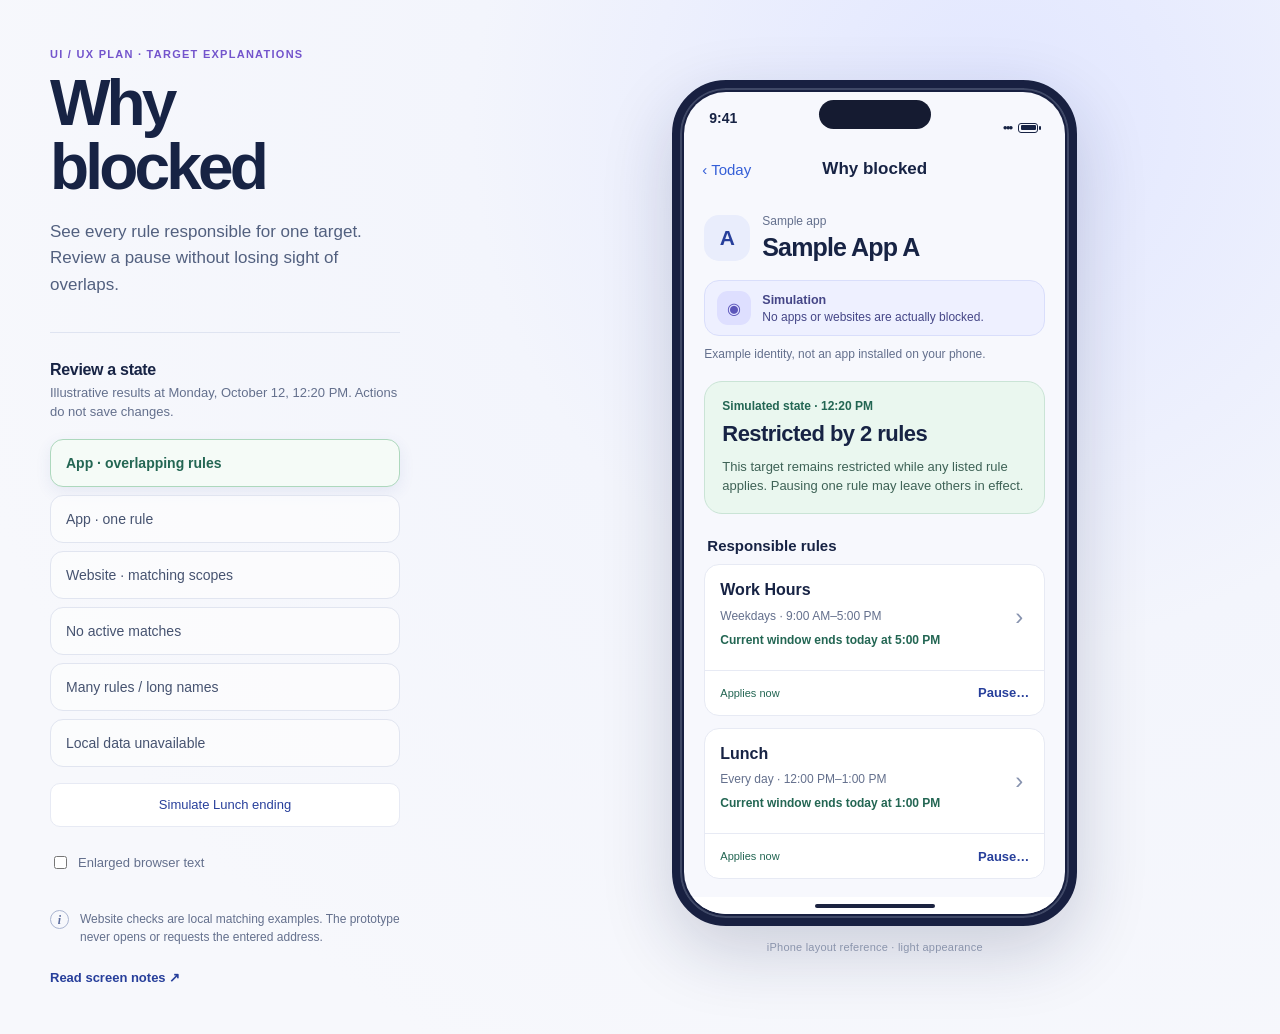
<file: mockups/why-blocked/index.html>
<!doctype html>
<html lang="en">
<head>
  <meta charset="utf-8">
  <meta name="viewport" content="width=device-width, initial-scale=1">
  <title>Why blocked · UX reference</title>
  <link rel="stylesheet" href="styles.css">
  <script src="app.js" defer></script>
</head>
<body>
<main class="review-layout">
  <aside class="review-panel">
    <p class="eyebrow">UI / UX PLAN · TARGET EXPLANATIONS</p>
    <h1>Why blocked</h1>
    <p class="review-intro">See every rule responsible for one target. Review a pause without losing sight of overlaps.</p>
    <div class="review-divider"></div>
    <h2>Review a state</h2>
    <p class="review-help">Illustrative results at Monday, October 12, 12:20 PM. Actions do not save changes.</p>
    <div class="scenario-list" role="group" aria-label="Explanation scenarios">
      <button class="scenario-button" data-scenario="overlap">App · overlapping rules</button>
      <button class="scenario-button" data-scenario="single">App · one rule</button>
      <button class="scenario-button" data-scenario="website">Website · matching scopes</button>
      <button class="scenario-button" data-scenario="none">No active matches</button>
      <button class="scenario-button" data-scenario="many">Many rules / long names</button>
      <button class="scenario-button" data-scenario="error">Local data unavailable</button>
    </div>
    <div class="review-tools">
      <button id="advance">Simulate Lunch ending</button>
      <label><input id="large-text" type="checkbox"> Enlarged browser text</label>
    </div>
    <div class="review-note"><span class="note-mark" aria-hidden="true">i</span><p>Website checks are local matching examples. The prototype never opens or requests the entered address.</p></div>
    <a class="spec-link" href="README.md">Read screen notes ↗</a>
  </aside>
  <section class="device-stage" aria-label="Why blocked screen preview">
    <div class="device"><div class="device-screen">
      <div class="status-bar" aria-hidden="true"><span>9:41</span><span class="dynamic-island"></span><span class="status-icons">●●● <span class="battery"></span></span></div>
      <header class="screen-nav"><a href="../today/index.html" aria-label="Back to Today">‹ Today</a><h2>Why blocked</h2><span></span></header>
      <div class="app-scroll" id="app-scroll">
        <div class="target-heading"><span class="target-badge" id="target-badge" aria-hidden="true">A</span><div><p id="target-kind" class="target-kind">Sample app</p><h3 id="target-name">Sample App A</h3></div></div>
        <aside class="simulation-banner"><span class="banner-icon" aria-hidden="true">◉</span><p><strong>Simulation</strong><br>No apps or websites are actually blocked.</p></aside>
        <p class="helper" id="target-note">Example identity, not an app installed on your phone.</p>
        <section id="website-inspector" hidden>
          <details id="address-details">
            <summary>Check another address</summary>
            <form id="address-form" novalidate>
              <label for="address">Website address</label>
              <input id="address" type="text" inputmode="url" autocomplete="off" autocapitalize="none" spellcheck="false" aria-describedby="address-help address-error">
              <p class="helper" id="address-help">Enter a domain or URL. Only the host is checked locally.</p>
              <p id="address-error" class="field-error" role="alert" hidden></p>
              <button class="check-button" type="submit">Check host</button>
            </form>
          </details>
        </section>
        <section class="result-card" id="result-card" aria-live="polite" aria-atomic="true"><p class="result-label" id="result-label"></p><h3 id="result-title"></h3><p id="result-copy"></p></section>
        <section id="rules-section" aria-labelledby="rules-heading"><h3 id="rules-heading" class="section-title">Responsible rules</h3><div id="rule-list"></div></section>
        <section id="data-error" class="error-card" role="alert" hidden><h3>Rule information unavailable</h3><p>Local rule data could not be read. This target’s current state cannot be determined.</p><button id="retry">Try again</button></section>
        <p id="timing-note" class="helper">These rules apply now. Other rules may start or end later.</p>
      </div>
      <div class="home-indicator" aria-hidden="true"></div>
      <div class="prototype-toast" id="prototype-toast" role="status"></div>
      <dialog id="pause-dialog" aria-labelledby="pause-title">
        <form method="dialog"><button class="dialog-cancel">Cancel</button></form>
        <h3 id="pause-title">Pause rule</h3>
        <p class="helper">Simulation — no apps or websites are actually blocked.</p>
        <label for="pause-duration">Duration</label>
        <select id="pause-duration"><option value="15">15 minutes</option><option value="30">30 minutes</option><option value="60">1 hour</option></select>
        <p id="pause-timing"></p><p id="pause-effect"></p>
        <p class="helper">Only this rule will pause. Other rules may start or end later.</p>
        <button id="confirm-pause">Confirm pause</button>
        <a href="../pause-review/index.html" target="_blank" rel="noopener">Open full Pause review reference ↗</a>
      </dialog>
    </div></div>
    <p class="stage-caption">iPhone layout reference · light appearance</p>
  </section>
</main>
</body>
</html>
</file>
<file: mockups/pause-review/styles.css>
/* Existing Rules tokens; no global token changes. */
@import url("../rules/styles.css");
.sheet-nav { display: grid; grid-template-columns: 1fr auto 1fr; align-items:center; gap: 8px; padding: 0 18px 8px; flex:none; }
.sheet-nav h2 { margin:0; font-size:17px; }
.sheet-nav button { border:0; background:none; color:var(--blue); min-height:44px; text-align:left; padding:0; }
.app-scroll { min-height:0; padding-top:8px; }
.rule-title { margin:0 0 16px; font-size:25px; line-height:1.2; letter-spacing:-.035em; overflow-wrap:anywhere; }
.simulation-banner { margin-bottom:12px; }
.intro { font-size:13px; line-height:1.45; color:var(--muted); margin:0 0 22px; }
.sheet-section { margin:0 0 21px; }
.sheet-section > h3 { font-size:15px; font-weight:650; margin:0 3px 10px; }
.duration-options { display:grid; grid-template-columns:repeat(4,minmax(0,1fr)); gap:7px; }
.duration-options button { min-height:44px; border:1px solid var(--line); border-radius:11px; background:white; color:var(--ink); padding:8px 4px; font-size:13px; }
.duration-options button[aria-pressed="true"] { background:var(--inactive-wash); border-color:#a7b0c1; font-weight:700; }
#custom-fields { margin-top:15px; }
#custom-fields label { display:block; margin-bottom:7px; font-size:14px; font-weight:600; text-align:center; }
.duration-wheels { display:grid; grid-template-columns:1fr 1fr; gap:14px; background:white; border:1px solid var(--line); border-radius:15px; padding:12px; }
.duration-wheels > div { min-width:0; }
.duration-wheels select { width:100%; height:150px; border:0; border-radius:10px; background:var(--canvas); color:var(--ink); font:inherit; text-align:center; padding:0; cursor:ns-resize; }
.duration-wheels option { padding:5px; font-size:20px; line-height:1.4; }
.duration-wheels select:focus-visible { outline:3px solid #88a5ff; outline-offset:2px; }
.duration-wheels select[aria-invalid="true"] { box-shadow:inset 0 0 0 1px #a1465b; }
.website-effects { margin:0; }
.website-effects > div { display:grid; gap:4px; padding:9px 0; }
.website-effects dt { font-size:13px; font-weight:600; overflow-wrap:anywhere; }
.website-effects dd { margin:0; font-size:12px; line-height:1.45; color:var(--muted); overflow-wrap:anywhere; }
.helper { font-size:12px; line-height:1.5; color:var(--muted); margin:9px 3px 0; }
.timing { padding:15px; }
.timing-label { margin:0 0 5px; color:var(--muted); font-size:12px; }
.timing-value { margin:0; font-size:17px; line-height:1.4; font-weight:650; }
.timing .helper { margin-left:0; }
.effect-card { padding:3px 15px; }
#effect-summary p { font-size:14px; line-height:1.5; margin:12px 0; }
#effect-summary strong { font-weight:650; }
summary { min-height:44px; padding:12px 0; color:var(--blue-deep); cursor:pointer; font-size:13px; font-weight:600; border-top:1px solid var(--line); }
summary:focus-visible { outline:3px solid #88a5ff; outline-offset:2px; }
.expanded-label { display:none; } details[open] .expanded-label { display:inline; } details[open] .collapsed-label { display:none; }
.target-detail { border-top:1px solid var(--line); padding:13px 0; }
.target-detail h4 { margin:0 0 5px; font-size:14px; overflow-wrap:anywhere; }
.target-detail p { margin:0; color:var(--muted); font-size:12px; line-height:1.5; overflow-wrap:anywhere; }
.website-note { margin:0 0 12px; font-size:12px; line-height:1.5; color:var(--muted); }
.confirm-footer { padding:12px 20px; border-top:1px solid var(--line); background:white; flex:none; }
#confirm { width:100%; min-height:48px; padding:12px; border:0; border-radius:12px; background:var(--inactive-wash); color:var(--inactive); font-weight:600; font-size:15px; }
#confirm:hover:enabled { background:#d8dee8; }
#confirm:disabled { opacity:.5; cursor:default; }
.field-error { color:#a1465b; font-size:12px; line-height:1.5; margin:9px 0 0; }
.error-banner { color:#a1465b; background:#fcecf0; border:1px solid #efc8d2; border-radius:13px; padding:12px; font-size:13px; line-height:1.5; margin-bottom:18px; }
.prototype-toast { bottom:85px; }
.scenario-button { min-height:44px; }
[hidden] { display:none !important; }
@media(max-width:350px) { .duration-options { grid-template-columns:repeat(2,minmax(0,1fr)); } }
</file>
<file: mockups/rule-detail/styles.css>
/* Reuse the existing Rules visual system without changing its tokens. */
@import url("../rules/styles.css");
.detail-nav { display: grid; grid-template-columns: minmax(70px,1fr) auto minmax(55px,1fr); align-items: center; padding: 0 14px 5px; flex: none; gap: 6px; font-size: 14px; }
.detail-nav a, .detail-nav button { color: var(--blue); text-decoration: none; min-height: 44px; display: flex; align-items: center; border: 0; background: none; padding: 0 5px; }
.detail-nav button { justify-self: end; font-weight: 650; }
.detail-nav span { font-size: 13px; font-weight: 650; }
.detail-title { font-size: 30px; line-height: 1.15; letter-spacing: -.04em; margin: 5px 0 18px; overflow-wrap: anywhere; }
.app-scroll { min-height: 0; }
.detail-section { margin: 0 0 21px; }
.section-label { margin: 0 3px 8px; font-size: 14px; color: #44516c; font-weight: 650; }
.status-card { padding: 17px; }
.status-label { display: inline-flex; padding: 5px 10px; border-radius: 8px; background: var(--active-wash); color: var(--active-deep); font-size: 13px; font-weight: 700; }
.status-label.paused { background: var(--paused-wash); color: var(--paused); }
.status-label.upcoming, .status-label.disabled { background: var(--inactive-wash); color: var(--inactive); }
.status-description { margin: 12px 0 8px; font-size: 15px; line-height: 1.45; }
.next-change { font-size: 13px; line-height: 1.45; color: var(--muted); margin: 0; }
.primary-action { margin-top: 15px; width: 100%; min-height: 44px; border: 0; border-radius: 11px; padding: 10px 14px; background: var(--blue); color: white; font-size: 14px; font-weight: 650; }
.primary-action:hover { background: var(--blue-deep); }
.pause-action { background: var(--inactive-wash); color: var(--inactive); font-weight: 600; }
.pause-action:hover { background: #d8dee8; }
.schedule-content { padding: 15px; }
.schedule-days { margin: 0 0 5px; font-size: 15px; font-weight: 650; }
.schedule-time { margin: 0; font-size: 14px; line-height: 1.45; }
.helper { font-size: 12px; line-height: 1.5; color: var(--muted); margin: 9px 3px 0; }
.target-row { width: 100%; min-height: 60px; display: flex; align-items: center; gap: 12px; padding: 12px 14px; text-align: left; color: var(--ink); background: white; border: 0; }
.target-row + .target-row { border-top: 1px solid var(--line); }
.target-row:hover { background: #fafbff; }
.target-badge { display: grid; place-items: center; width: 34px; height: 34px; flex: none; border-radius: 10px; background: #eef0ff; color: #454687; font-weight: 700; font-size: 14px; }
.target-copy { flex: 1; min-width: 0; }
.target-copy strong { display: block; font-size: 14px; font-weight: 650; overflow-wrap: anywhere; }
.target-copy small { display: block; margin-top: 4px; color: var(--muted); font-size: 12px; line-height: 1.4; }
.chevron { color: #8b96ad; font-size: 23px; flex: none; }
.empty-target { padding: 15px; margin: 0; font-size: 13px; color: var(--muted); }
.enabled-row { display: flex; align-items: center; justify-content: space-between; gap: 15px; padding: 14px 15px; min-height: 64px; }
.enabled-row strong { font-size: 15px; display: block; }
.enabled-row small { display: block; font-size: 12px; line-height: 1.4; color: var(--muted); margin-top: 4px; }
.switch { position: relative; width: 51px; height: 44px; flex: none; }
.switch input { position: absolute; opacity: 0; inset: 0; width: 100%; height: 100%; margin: 0; cursor: pointer; }
.switch-track { display: block; width: 51px; height: 31px; margin-top: 6px; background: #c8cfda; border-radius: 20px; pointer-events: none; }
.switch-track::after { content: ""; display: block; position: relative; top: 2px; left: 2px; width: 27px; height: 27px; border-radius: 50%; background: white; box-shadow: 0 1px 3px #0002; }
.switch input:checked + .switch-track { background: var(--blue); }
.switch input:checked + .switch-track::after { left: 22px; }
.switch input:focus-visible + .switch-track { outline: 3px solid #88a5ff; outline-offset: 3px; }
.delete-row { width: 100%; min-height: 48px; text-align: left; border: 0; background: white; padding: 14px 15px; font-size: 14px; color: #a1465b; }
.destructive { color: #a1465b; }
.error-banner { border: 1px solid #efc8d2; background: #fcecf0; border-radius: 13px; color: #a1465b; padding: 12px; margin-bottom: 18px; font-size: 13px; line-height: 1.45; }
.tab-bar button { border: 0; background: transparent; font: inherit; font-size: 10px; }
.tab > span { font-size: 23px; line-height: 24px; }
dialog { border: 1px solid var(--line); border-radius: 20px; padding: 22px; width: min(360px, calc(100% - 32px)); color: var(--ink); box-shadow: var(--shadow); }
dialog::backdrop { background: #17234466; }
dialog h2 { font-size: 19px; margin: 0 0 10px; }
dialog p { font-size: 14px; line-height: 1.5; color: var(--muted); }
.dialog-actions { display: grid; gap: 8px; }
.dialog-actions button { min-height: 44px; border: 1px solid var(--line); border-radius: 10px; background: white; }
.scenario-button { min-height: 44px; }
@media (max-width: 350px) { .detail-nav { grid-template-columns: 1fr auto; } .detail-nav > span { display: none; } .app-scroll { padding-left: 16px; padding-right: 16px; } }
</file>
<file: mockups/rule-editor/styles.css>
/* Rule editor visual reference. Tokens follow the Today and Rules screens. */
:root {
  --ink: #172344;
  --muted: #64708d;
  --blue: #355fd7;
  --blue-deep: #273f9b;
  --purple: #7354cc;
  --canvas: #f7f8fd;
  --line: #e7eaf4;
  --white: #fff;
  --error: #a1465b;
  --error-wash: #fcecf0;
  --shadow: 0 18px 55px rgb(36 53 111 / 9%);
  --radius-medium: 18px;
}

* { box-sizing: border-box; }
html { font-family: -apple-system, BlinkMacSystemFont, "SF Pro Text", "Segoe UI", sans-serif; color: var(--ink); }
body { margin: 0; background: radial-gradient(circle at 78% 12%, #e1e6ff 0, #f3f5fc 39%, #f7f8fc 80%); }
button, input { font: inherit; }
button, label { -webkit-tap-highlight-color: transparent; }
button { cursor: pointer; }
button:focus-visible, input:focus-visible { outline: 3px solid #88a5ff; outline-offset: 3px; }
.icon-library { position: absolute; width: 0; height: 0; overflow: hidden; }
.icon { width: 19px; height: 19px; fill: none; stroke: currentColor; stroke-linecap: round; stroke-linejoin: round; stroke-width: 2; flex: none; }
.sr-only { position: absolute; width: 1px; height: 1px; padding: 0; margin: -1px; overflow: hidden; clip: rect(0, 0, 0, 0); white-space: nowrap; border: 0; }

/* Review shell is outside the app surface. */
.review-layout { min-height: 100vh; display: grid; grid-template-columns: minmax(285px, 380px) minmax(420px, 1fr); gap: clamp(40px, 7vw, 120px); align-items: center; width: min(1180px, calc(100% - 64px)); margin: 0 auto; padding: 48px 0; }
.review-panel { max-width: 350px; align-self: center; }
.eyebrow { color: var(--purple); margin: 0 0 11px; font-size: 11px; letter-spacing: .115em; font-weight: 800; }
.review-panel h1 { font-size: clamp(42px, 5vw, 64px); letter-spacing: -.06em; line-height: 1; margin: 0 0 20px; }
.review-intro { font-size: 17px; line-height: 1.55; color: #52607f; margin: 0; }
.review-divider { height: 1px; background: #dfe4f1; margin: 34px 0 28px; }
.review-panel h2 { font-size: 16px; letter-spacing: -.02em; margin: 0 0 5px; }
.review-help { color: var(--muted); font-size: 13px; line-height: 1.45; margin: 0 0 17px; }
.scenario-list { display: grid; gap: 8px; }
.scenario-button { border: 1px solid #e1e5f0; background: rgb(255 255 255 / 60%); color: #465370; border-radius: 13px; display: flex; align-items: center; gap: 12px; min-height: 48px; padding: 0 15px; font-size: 14px; text-align: left; transition: background .2s, border-color .2s, transform .2s; }
.scenario-button:hover { transform: translateX(2px); background: white; }
.scenario-button.is-selected { color: var(--blue-deep); border-color: #b8c7f3; background: #f5f7ff; box-shadow: 0 5px 16px rgb(58 82 160 / 9%); font-weight: 700; }
.scenario-button.is-selected[data-scenario="errors"] { color: var(--error); border-color: #e4b5bf; background: #fdf5f6; }
.scenario-dot { width: 10px; height: 10px; border-radius: 50%; background: #6686e6; flex: none; }
.dot-editing { background: #7b61ce; }.dot-error { background: #c56c80; }.dot-unsaved { background: #c48b39; }
.review-note { display: flex; align-items: flex-start; gap: 11px; margin-top: 25px; color: var(--muted); font-size: 12px; line-height: 1.5; }
.review-note p { margin: 0; }
.note-mark { border: 1px solid #aab5d1; color: #5a6b9c; border-radius: 50%; flex: none; width: 19px; height: 19px; display: inline-grid; place-items: center; font-weight: 700; font-family: Georgia, serif; font-style: italic; }
.spec-link { display: inline-flex; align-items: center; gap: 3px; margin-top: 24px; text-decoration: none; color: var(--blue-deep); font-size: 13px; font-weight: 700; }
.spec-link:hover { text-decoration: underline; }

/* Phone frame and status indicators exist only for the review. */
.device-stage { display: grid; justify-items: center; }
.device { background: #182041; border: 8px solid #182041; border-radius: 54px; width: 405px; height: 846px; box-shadow: 0 25px 70px rgb(22 32 77 / 19%), inset 0 0 0 2px #3f4866; padding: 4px; }
.device-screen { position: relative; display: flex; flex-direction: column; overflow: hidden; width: 100%; height: 100%; border-radius: 42px; background: var(--canvas); }
.status-bar { height: 55px; padding: 16px 25px 0; display: flex; justify-content: space-between; font-size: 14px; font-weight: 750; line-height: 20px; position: relative; flex: none; }
.dynamic-island { position: absolute; width: 112px; height: 29px; background: #151b31; border-radius: 20px; left: 50%; top: 8px; transform: translateX(-50%); }
.status-icons { display: flex; align-items: center; letter-spacing: -2px; font-size: 8px; padding-right: 2px; }
.battery { border: 1.5px solid currentColor; width: 20px; height: 10px; border-radius: 3px; margin-left: 7px; position: relative; display: inline-block; }
.battery::before { content: ""; position: absolute; inset: 1.5px; background: currentColor; border-radius: 1px; }.battery::after { content: ""; position: absolute; width: 2px; height: 4px; right: -4px; top: 2px; background: currentColor; border-radius: 1px; }
.nav-bar { height: 49px; flex: none; display: grid; grid-template-columns: 1fr auto 1fr; align-items: center; padding: 0 17px; background: var(--canvas); }
.nav-bar h2 { margin: 0; font-size: 17px; line-height: 1.2; font-weight: 700; letter-spacing: -.015em; }
.nav-action { border: 0; background: transparent; color: var(--blue); padding: 7px 0; font-size: 15px; min-height: 44px; }
.cancel-action { justify-self: start; }.save-action { justify-self: end; font-weight: 700; }
.app-scroll { overflow-y: auto; flex: 1; scrollbar-width: none; padding: 4px 18px 32px; scroll-behavior: smooth; }
.app-scroll::-webkit-scrollbar { display: none; }
.simulation-banner { display: flex; align-items: center; gap: 10px; padding: 9px 11px; border: 1px solid #d9defb; background: #eef0ff; border-radius: 14px; margin: 3px 0 22px; color: #454687; }
.banner-icon { display: inline-grid; place-items: center; flex: none; width: 32px; height: 32px; border-radius: 10px; background: #dedfff; color: #5c55ba; }
.banner-icon .icon { width: 17px; height: 17px; }
.simulation-banner p { font-size: 11px; line-height: 1.3; margin: 0; }.simulation-banner strong { font-size: 11.5px; }

/* A continuous native-form rhythm: section labels above grouped inset surfaces. */
.form-section { margin: 0 0 23px; scroll-margin-top: 12px; }
.section-title { margin: 0 3px 8px; color: #44516c; font-size: 15px; letter-spacing: -.015em; line-height: 1.25; font-weight: 750; }
.form-group { background: var(--white); border: 1px solid var(--line); border-radius: 14px; overflow: hidden; box-shadow: 0 3px 12px rgb(35 52 98 / 3%); }
.form-divider { height: 1px; background: #edf0f6; margin-left: 15px; }
.name-group { padding: 0 15px; }
.name-group input[type="text"], #website-input { border: 0; outline: none; width: 100%; min-height: 51px; padding: 0; background: transparent; color: var(--ink); font-size: 15px; }
.name-group input::placeholder, #website-input::placeholder { color: #98a2b8; opacity: 1; }
.name-group input:focus-visible, #website-input:focus-visible { outline: none; }
.toggle-row { display: flex; align-items: center; justify-content: space-between; min-height: 52px; color: var(--ink); font-size: 15px; cursor: pointer; }
.toggle-control { position: relative; width: 48px; height: 29px; display: inline-flex; }
.toggle-control input { position: absolute; opacity: 0; inset: 0; width: 100%; height: 100%; margin: 0; cursor: pointer; z-index: 1; }
.toggle-track { width: 48px; height: 29px; border-radius: 999px; background: #c7ccda; transition: background .16s; }
.toggle-track::after { content: ""; position: absolute; top: 3px; left: 3px; width: 23px; height: 23px; border-radius: 50%; background: white; box-shadow: 0 1px 3px rgb(0 0 0 / 20%); transition: transform .16s; }
.toggle-control input:checked + .toggle-track { background: #4cae73; }.toggle-control input:checked + .toggle-track::after { transform: translateX(19px); }
.toggle-control input:focus-visible + .toggle-track { outline: 3px solid #88a5ff; outline-offset: 3px; }

.schedule-group { padding: 13px 14px 12px; }
.weekday-picker { display: grid; grid-template-columns: repeat(7, minmax(0, 1fr)); gap: 6px; }
.day-button { width: 100%; aspect-ratio: 1 / 1; max-height: 39px; border: 1px solid #dfe4ee; border-radius: 50%; background: white; color: #56627b; font-size: 12px; font-weight: 700; padding: 0; transition: color .15s, background .15s, border-color .15s; }
.day-button[aria-pressed="true"] { color: white; background: var(--blue); border-color: var(--blue); }
.field-hint { color: var(--muted); font-size: 11.5px; line-height: 1.4; margin: 0; }
.day-hint { min-height: 17px; margin: 9px 2px 8px; }
.schedule-row { display: flex; justify-content: space-between; align-items: center; min-height: 46px; font-size: 14px; }
.schedule-row input[type="time"] { border: 0; background: transparent; color: var(--blue); font-weight: 650; font-size: 14px; padding: 6px 0 6px 8px; }
.schedule-note { margin: 9px 2px 0; font-size: 10.5px; }

.target-subsection { margin-bottom: 19px; }
.subsection-heading { display: flex; align-items: baseline; gap: 8px; margin: 0 3px 7px; }
.subsection-heading h4 { margin: 0; font-size: 14px; font-weight: 750; letter-spacing: -.01em; }
.subsection-caption { color: var(--muted); font-size: 10.5px; }
.target-note { margin: 0 3px 8px; font-size: 10.5px; }
.target-row { display: flex; align-items: center; min-height: 54px; padding: 0 12px; gap: 11px; cursor: pointer; }
.sample-app-icon { display: grid; place-items: center; flex: none; width: 31px; height: 31px; border-radius: 9px; font-size: 13px; font-weight: 800; }
.icon-video { color: #9a4e5c; background: #fcecf0; }.icon-chat { color: #397957; background: #e8f6ed; font-size: 10px; letter-spacing: 1px; }.icon-game { color: #6551a8; background: #eeeaff; }
.target-name { flex: 1; font-size: 13.5px; font-weight: 600; }
.check-control { position: relative; display: grid; place-items: center; width: 25px; height: 25px; flex: none; }
.check-control input { position: absolute; width: 100%; height: 100%; opacity: 0; margin: 0; cursor: pointer; }
.check-control > span { display: grid; place-items: center; width: 21px; height: 21px; border: 1.5px solid #b8c1d1; border-radius: 50%; color: transparent; }
.check-control > span .icon { width: 13px; height: 13px; stroke-width: 2.6; }
.check-control input:checked + span { color: white; background: var(--blue); border-color: var(--blue); }
.check-control input:focus-visible + span { outline: 3px solid #88a5ff; outline-offset: 2px; }

.websites-subsection { margin-top: 20px; }
.website-composer { padding: 0 13px; }
.match-control { margin: 0; border: 0; padding: 11px 0 10px; }
.match-control legend { color: #4f5c77; font-size: 12px; font-weight: 700; padding: 0 0 8px; }
.match-options { display: grid; grid-template-columns: 1fr 1fr; gap: 4px; background: #f0f2f8; border-radius: 10px; padding: 3px; }
.match-option { min-height: 34px; border: 0; border-radius: 8px; padding: 0 5px; background: transparent; color: #606b84; font-size: 10.5px; font-weight: 650; }
.match-option.is-selected { background: white; color: var(--blue-deep); box-shadow: 0 1px 4px rgb(20 35 74 / 13%); }
.match-preview { margin-top: 8px; min-height: 30px; font-size: 10.5px; }
.add-website-button { display: block; width: 100%; border: 0; border-top: 1px solid #edf0f6; min-height: 44px; margin-top: 2px; padding: 0; color: var(--blue); background: transparent; text-align: left; font-size: 13px; font-weight: 650; }
.website-error { margin: 1px 0 8px; }
.website-list { margin-top: 9px; }
.website-item { display: grid; grid-template-columns: minmax(0, 1fr) 36px; gap: 7px; align-items: center; min-height: 54px; padding: 8px 9px 8px 12px; }
.website-item + .website-divider { margin-left: 12px; }
.website-item-copy { min-width: 0; display: grid; gap: 3px; }
.website-host { overflow-wrap: anywhere; font-size: 12.5px; font-weight: 650; }
.website-scope { color: var(--muted); font-size: 10.5px; }
.remove-website { border: 0; width: 36px; height: 36px; border-radius: 10px; display: grid; place-items: center; color: #9d4c5e; background: transparent; }
.remove-website:hover { background: var(--error-wash); }
.phase-note { margin: 8px 2px 0; color: var(--muted); font-size: 10.5px; line-height: 1.45; }

.field-error { margin: 7px 3px 0; color: var(--error); font-size: 11.5px; line-height: 1.4; }
.field-error::before { content: "!"; display: inline-grid; place-items: center; width: 15px; height: 15px; border-radius: 50%; margin-right: 5px; color: white; background: var(--error); font-size: 10px; font-weight: 800; vertical-align: -1px; }
.form-section.has-error .section-title { color: var(--error); }
.form-section.has-error .form-group { border-color: #e6b7c0; }
.website-composer.has-error { border-color: #e6b7c0; }
.targets-error { margin-top: -10px; margin-bottom: 18px; }
.form-section.is-focused-error { animation: error-focus 1.25s ease; }
@keyframes error-focus { 0%, 100% { background: transparent; } 20%, 60% { background: #fdf0f2; } }

.home-indicator { height: 17px; flex: none; background: white; position: relative; }.home-indicator::after { content: ""; position: absolute; bottom: 6px; left: 50%; transform: translateX(-50%); width: 120px; height: 4px; border-radius: 5px; background: #1b2340; }
.prototype-toast { position: absolute; z-index: 4; left: 50%; bottom: 26px; transform: translate(-50%, 12px); max-width: 85%; width: max-content; color: #fff; background: #263257; box-shadow: 0 12px 25px rgb(13 23 59 / 25%); border-radius: 11px; padding: 10px 13px; opacity: 0; pointer-events: none; font-size: 12px; text-align: center; transition: opacity .2s, transform .2s; }
.prototype-toast.is-visible { opacity: 1; transform: translate(-50%, 0); }
.dialog-backdrop { position: absolute; z-index: 5; inset: 0; display: grid; place-items: center; padding: 24px; background: rgb(14 22 45 / 34%); }
.dialog-backdrop[hidden] { display: none; }
.discard-dialog { width: min(300px, 100%); border-radius: 18px; padding: 21px 18px 10px; background: white; box-shadow: 0 15px 45px rgb(15 25 55 / 22%); text-align: center; }
.discard-dialog h3 { margin: 0 0 7px; font-size: 17px; letter-spacing: -.02em; }
.discard-dialog p { color: var(--muted); margin: 0 0 12px; font-size: 12px; line-height: 1.4; }
.discard-dialog button { display: block; width: 100%; min-height: 44px; border: 0; border-top: 1px solid var(--line); background: white; font-size: 14px; font-weight: 650; }
.dialog-stay { color: var(--blue); }.dialog-discard { color: var(--error); }
.stage-caption { color: #8a94ac; font-size: 11px; text-align: center; margin: 15px 0 0; letter-spacing: .02em; }

@media (max-width: 850px) {
  .review-layout { grid-template-columns: 1fr; gap: 30px; width: min(540px, calc(100% - 36px)); padding: 28px 0 36px; }
  .review-panel { max-width: none; }.review-panel h1 { font-size: 44px; margin-bottom: 11px; }.review-intro { font-size: 15px; }
  .review-divider { margin: 22px 0 18px; }.scenario-list { grid-template-columns: repeat(2, 1fr); }.review-note, .spec-link { margin-top: 16px; }
}
@media (max-width: 460px) {
  .review-layout { width: 100%; padding: 0; gap: 0; }
  .review-panel { padding: 24px 19px; }.review-panel h1 { font-size: 38px; }
  .review-help { margin-bottom: 12px; }.scenario-button { font-size: 12px; padding: 0 10px; min-height: 42px; gap: 7px; }
  .device { width: 100%; height: min(900px, 100dvh); min-height: 650px; border: 0; padding: 0; border-radius: 0; box-shadow: none; }
  .device-screen { border-radius: 0; }.stage-caption { display: none; }
}
@media (max-width: 360px) {
  .app-scroll { padding-left: 14px; padding-right: 14px; }
  .match-option { font-size: 9.5px; }
  .weekday-picker { gap: 4px; }
}
@media (prefers-reduced-motion: reduce) { *, *::before, *::after { scroll-behavior: auto !important; transition-duration: .01ms !important; animation-duration: .01ms !important; } }
</file>
<file: mockups/rules/styles.css>
/* Rules list visual reference. Values follow the Today screen tokens. */
:root {
  --ink: #172344;
  --muted: #64708d;
  --blue: #355fd7;
  --blue-deep: #273f9b;
  --purple: #7354cc;
  --canvas: #f7f8fd;
  --line: #e7eaf4;
  --white: #fff;
  --active: #347e68;
  --active-deep: #236653;
  --active-wash: #eaf7ef;
  --paused: #97560c;
  --paused-wash: #fff0d3;
  --inactive: #5e687c;
  --inactive-wash: #e7eaf0;
  --shadow: 0 18px 55px rgb(36 53 111 / 9%);
  --radius-medium: 18px;
}

* { box-sizing: border-box; }
html { font-family: -apple-system, BlinkMacSystemFont, "SF Pro Text", "Segoe UI", sans-serif; color: var(--ink); }
body { margin: 0; background: radial-gradient(circle at 78% 12%, #e1e6ff 0, #f3f5fc 39%, #f7f8fc 80%); }
button, input { font: inherit; }
button, a { -webkit-tap-highlight-color: transparent; }
button { cursor: pointer; }
button:focus-visible, a:focus-visible { outline: 3px solid #88a5ff; outline-offset: 3px; }
.icon-library { position: absolute; width: 0; height: 0; overflow: hidden; }
.icon { width: 21px; height: 21px; fill: none; stroke: currentColor; stroke-linecap: round; stroke-linejoin: round; stroke-width: 1.8; flex: none; }

/* Review shell and scenario controls are not part of the iOS screen. */
.review-layout { min-height: 100vh; display: grid; grid-template-columns: minmax(285px, 380px) minmax(420px, 1fr); gap: clamp(40px, 7vw, 120px); align-items: center; width: min(1180px, calc(100% - 64px)); margin: 0 auto; padding: 48px 0; }
.review-panel { max-width: 350px; align-self: center; }
.eyebrow, .app-overline { font-size: 11px; letter-spacing: .115em; font-weight: 800; }
.eyebrow { color: var(--purple); margin: 0 0 11px; }
.review-panel h1 { font-size: clamp(42px, 5vw, 64px); letter-spacing: -.06em; line-height: 1; margin: 0 0 20px; }
.review-intro { font-size: 17px; line-height: 1.55; color: #52607f; margin: 0; }
.review-divider { height: 1px; background: #dfe4f1; margin: 34px 0 28px; }
.review-panel h2 { font-size: 16px; letter-spacing: -.02em; margin: 0 0 5px; }
.review-help { color: var(--muted); font-size: 13px; line-height: 1.45; margin: 0 0 17px; }
.scenario-list { display: grid; gap: 8px; }
.scenario-button { border: 1px solid #e1e5f0; background: rgb(255 255 255 / 60%); color: #465370; border-radius: 13px; display: flex; align-items: center; gap: 12px; min-height: 48px; padding: 0 15px; font-size: 14px; text-align: left; transition: background .2s, border-color .2s, transform .2s; }
.scenario-button:hover { transform: translateX(2px); background: white; }
.scenario-button.is-selected { color: var(--active-deep); border-color: #add8bd; background: #f5fbf7; box-shadow: 0 5px 16px rgb(58 82 160 / 9%); font-weight: 700; }
.scenario-button.is-selected[data-scenario="paused-disabled"] { color: #74430e; border-color: #eec57d; background: #fff9ed; }
.scenario-button.is-selected[data-scenario="no-rules"] { color: #4c586c; border-color: #c8cfda; background: #f4f5f7; }
.scenario-dot { width: 10px; height: 10px; border-radius: 50%; background: #56aa83; flex: none; }
.dot-empty { background: #9099a9; }.dot-paused { background: #d9952d; }
.review-note { display: flex; align-items: flex-start; gap: 11px; margin-top: 25px; color: var(--muted); font-size: 12px; line-height: 1.5; }
.review-note p { margin: 0; }
.note-mark { border: 1px solid #aab5d1; color: #5a6b9c; border-radius: 50%; flex: none; width: 19px; height: 19px; display: inline-grid; place-items: center; font-weight: 700; font-family: Georgia, serif; font-style: italic; }
.spec-link { display: inline-flex; align-items: center; gap: 3px; margin-top: 24px; text-decoration: none; color: var(--blue-deep); font-size: 13px; font-weight: 700; }
.spec-link:hover { text-decoration: underline; }

/* Device frame is presentation only; the screen interior is the app reference. */
.device-stage { display: grid; justify-items: center; }
.device { background: #182041; border: 8px solid #182041; border-radius: 54px; width: 405px; height: 846px; box-shadow: 0 25px 70px rgb(22 32 77 / 19%), inset 0 0 0 2px #3f4866; padding: 4px; }
.device-screen { position: relative; display: flex; flex-direction: column; overflow: hidden; width: 100%; height: 100%; border-radius: 42px; background: var(--canvas); }
.status-bar { height: 55px; padding: 16px 25px 0; display: flex; justify-content: space-between; font-size: 14px; font-weight: 750; line-height: 20px; position: relative; flex: none; }
.dynamic-island { position: absolute; width: 112px; height: 29px; background: #151b31; border-radius: 20px; left: 50%; top: 8px; transform: translateX(-50%); }
.status-icons { display: flex; align-items: center; letter-spacing: -2px; font-size: 8px; padding-right: 2px; }
.battery { border: 1.5px solid currentColor; width: 20px; height: 10px; border-radius: 3px; margin-left: 7px; position: relative; display: inline-block; }
.battery::before { content: ""; position: absolute; inset: 1.5px; background: currentColor; border-radius: 1px; }
.battery::after { content: ""; position: absolute; width: 2px; height: 4px; right: -4px; top: 2px; background: currentColor; border-radius: 1px; }
.app-scroll { overflow-y: auto; flex: 1; scrollbar-width: none; padding: 7px 20px 28px; }
.app-scroll::-webkit-scrollbar { display: none; }
.app-header { display: flex; align-items: center; justify-content: space-between; margin-bottom: 18px; }
.app-overline { color: #7b86a1; margin: 0 0 4px; }
.app-header h2 { margin: 0; font-size: 34px; letter-spacing: -.045em; line-height: 1.06; }
.icon-button { border: 0; display: inline-grid; place-items: center; }
.add-button { color: white; width: 44px; height: 44px; background: var(--blue); border-radius: 15px; box-shadow: 0 6px 15px rgb(53 95 215 / 22%); }
.add-button:hover { background: var(--blue-deep); }
.add-button .icon { width: 23px; height: 23px; }
.simulation-banner { display: flex; align-items: center; gap: 11px; padding: 10px 12px; border: 1px solid #d9defb; background: #eef0ff; border-radius: 15px; margin-bottom: 18px; color: #454687; }
.banner-icon { display: inline-grid; place-items: center; flex: none; width: 34px; height: 34px; border-radius: 11px; background: #dedfff; color: #5c55ba; }
.banner-icon .icon { width: 18px; height: 18px; }
.simulation-banner p { font-size: 12px; line-height: 1.35; margin: 0; }
.simulation-banner strong { font-size: 12.5px; }

.rule-section { margin: 0 0 17px; }
.section-heading { display: flex; align-items: center; gap: 8px; margin: 0 3px 8px; min-height: 27px; }
.section-heading h3 { margin: 0; color: #44516c; font-size: 15px; letter-spacing: -.015em; font-weight: 750; }
.section-count { display: inline-grid; place-items: center; min-width: 21px; height: 21px; padding: 0 6px; border-radius: 8px; color: var(--active-deep); background: var(--active-wash); font-size: 11px; line-height: 1; font-weight: 800; }
.rule-section[data-state="paused"] .section-count { color: var(--paused); background: var(--paused-wash); }
.rule-section[data-state="upcoming"] .section-count, .rule-section[data-state="disabled"] .section-count { color: var(--inactive); background: var(--inactive-wash); }
.rule-group { background: var(--white); border: 1px solid var(--line); border-radius: 15px; overflow: hidden; box-shadow: 0 3px 12px rgb(35 52 98 / 3%); }
.rule-row { display: grid; grid-template-columns: minmax(0, 1fr) 18px; gap: 2px 8px; width: 100%; min-height: 86px; padding: 13px 13px 12px 15px; border: 0; background: transparent; color: inherit; text-align: left; }
.rule-row + .rule-row { border-top: 1px solid #edf0f6; }
.rule-row:hover { background: #fafbff; }
.rule-name { grid-column: 1; grid-row: 1; align-self: center; min-width: 0; overflow-wrap: anywhere; font-size: 15px; line-height: 1.25; font-weight: 720; letter-spacing: -.015em; }
.rule-chevron { grid-column: 2; grid-row: 1 / span 5; align-self: center; width: 17px; height: 17px; color: #a2abc2; }
.rule-schedule, .rule-counts, .active-countdown, .pause-expiry { grid-column: 1; display: block; min-width: 0; font-size: 12px; line-height: 1.35; }
.rule-schedule { color: #45516d; margin-top: 3px; }
.rule-counts { color: var(--muted); margin-top: 2px; }
.active-countdown { color: var(--active-deep); font-weight: 650; margin-top: 3px; }
.pause-expiry { color: var(--paused); font-weight: 650; margin-top: 3px; }
.empty-state { min-height: 220px; display: grid; align-content: center; justify-items: center; padding: 28px 22px; text-align: center; background: rgb(255 255 255 / 70%); border: 1px dashed #c5cbd5; border-radius: var(--radius-medium); }
.empty-symbol { display: grid; place-items: center; width: 44px; height: 44px; margin-bottom: 12px; color: var(--inactive); background: var(--inactive-wash); border-radius: 15px; }
.empty-symbol .icon { width: 23px; height: 23px; }
.empty-state h3 { margin: 0 0 6px; font-size: 16px; letter-spacing: -.02em; }
.empty-state p { max-width: 250px; margin: 0; color: var(--muted); font-size: 13px; line-height: 1.45; }
.tab-bar { height: 61px; flex: none; display: grid; grid-template-columns: repeat(3, 1fr); border-top: 1px solid #e7eaf3; background: rgb(255 255 255 / 96%); padding-top: 5px; }
.tab { display: grid; justify-items: center; align-content: center; gap: 2px; color: #8b96ad; text-decoration: none; font-size: 10px; font-weight: 650; }
.tab .icon { width: 20px; height: 20px; }.tab.is-current { color: var(--blue); }
.home-indicator { height: 17px; flex: none; background: white; position: relative; }
.home-indicator::after { content: ""; position: absolute; bottom: 6px; left: 50%; transform: translateX(-50%); width: 120px; height: 4px; border-radius: 5px; background: #1b2340; }
.prototype-toast { position: absolute; z-index: 4; left: 50%; bottom: 87px; transform: translate(-50%, 12px); max-width: 85%; width: max-content; color: #fff; background: #263257; box-shadow: 0 12px 25px rgb(13 23 59 / 25%); border-radius: 11px; padding: 10px 13px; opacity: 0; pointer-events: none; font-size: 12px; text-align: center; transition: opacity .2s, transform .2s; }
.prototype-toast.is-visible { opacity: 1; transform: translate(-50%, 0); }
.stage-caption { color: #8a94ac; font-size: 11px; text-align: center; margin: 15px 0 0; letter-spacing: .02em; }

@media (max-width: 850px) {
  .review-layout { grid-template-columns: 1fr; gap: 32px; width: min(540px, calc(100% - 36px)); padding: 28px 0 36px; }
  .review-panel { max-width: none; }.review-panel h1 { font-size: 44px; margin-bottom: 11px; }.review-intro { font-size: 15px; }
  .review-divider { margin: 22px 0 18px; }.scenario-list { grid-template-columns: repeat(2, 1fr); }
  .review-note, .spec-link { margin-top: 16px; }
}
@media (max-width: 460px) {
  .review-layout { width: 100%; padding: 0; gap: 0; }
  .review-panel { padding: 24px 19px; }.review-panel h1 { font-size: 38px; }
  .review-help { margin-bottom: 12px; }.scenario-button { font-size: 12px; padding: 0 10px; min-height: 42px; gap: 7px; }
  .device { width: 100%; height: min(850px, 100dvh); min-height: 680px; border: 0; padding: 0; border-radius: 0; box-shadow: none; }
  .device-screen { border-radius: 0; }.stage-caption { display: none; }
}
@media (prefers-reduced-motion: reduce) { *, *::before, *::after { transition-duration: .01ms !important; animation-duration: .01ms !important; } }
</file>
<file: mockups/settings/styles.css>
/* Existing semantic tokens and standalone review shell; no global changes. */
@import url("../rules/styles.css");
:root { --error:#a1465b; --error-wash:#fcecf0; }
.review-panel h1 { font-size:clamp(40px, 4.5vw, 56px); }
.app-scroll { min-height:0; padding-top:12px; }
.app-header { margin-bottom:18px; }
.simulation-banner { margin-bottom:10px; }
.build-note { margin:0 2px 24px; color:var(--muted); font-size:13px; line-height:1.5; }
.settings-section { margin-bottom:24px; }
.settings-section > h3 { font-size:15px; font-weight:650; margin:0 3px 10px; }
.settings-group { border:1px solid var(--line); background:white; border-radius:15px; overflow:hidden; }
.settings-group > * + * { border-top:1px solid var(--line); }
.copy-row { padding:15px; }
.copy-row h4 { font-size:15px; line-height:1.4; font-weight:650; margin:0 0 5px; overflow-wrap:anywhere; }
.copy-row p { margin:0; font-size:13px; line-height:1.5; color:var(--muted); overflow-wrap:anywhere; }
.section-note { color:var(--muted); font-size:12px; line-height:1.5; margin:9px 3px 0; }
.count-row { margin:0; padding:15px; display:flex; flex-wrap:wrap; justify-content:space-between; gap:8px 16px; font-size:15px; line-height:1.4; }
.count-row dd { margin:0; color:var(--muted); font-variant-numeric:tabular-nums; }
.delete-row { display:block; width:100%; min-height:48px; padding:14px 15px; border:0; background:white; color:var(--error); font-size:14px; text-align:left; line-height:1.4; }
.settings-group .delete-row { border-top:1px solid var(--line); }
.delete-row:hover:enabled { background:var(--error-wash); }
.delete-row:disabled { color:var(--muted); background:#fafbfe; cursor:default; }
.storage-error { padding:13px 15px; background:var(--error-wash); color:var(--error); font-size:13px; line-height:1.5; }
.storage-error p { margin:5px 0 0; }
.delete-error { border:1px solid #efc8d2; border-radius:13px; padding:13px; margin-top:12px; color:var(--error); background:var(--error-wash); font-size:13px; line-height:1.5; }
.delete-error p { margin:5px 0 0; }
.status-message { color:var(--inactive); background:var(--inactive-wash); border-radius:12px; padding:12px; font-size:13px; line-height:1.5; margin-top:12px; }
.link-row { min-height:48px; padding:13px 15px; display:flex; justify-content:space-between; align-items:center; gap:14px; color:var(--blue-deep); font-size:14px; line-height:1.5; text-decoration:none; }
.link-row:hover { background:var(--canvas); }
.link-row span:first-child { overflow-wrap:anywhere; }
.text-control { display:flex; align-items:center; gap:8px; min-height:44px; font-size:13px; color:var(--muted); margin-top:14px; }
.sr-only { position:absolute; width:1px; height:1px; padding:0; overflow:hidden; clip-path:inset(50%); white-space:nowrap; }
[hidden] { display:none !important; }
dialog { width:min(350px, calc(100vw - 32px)); max-height:calc(100dvh - 40px); overflow:auto; border:1px solid var(--line); border-radius:18px; padding:21px; color:var(--ink); background:var(--canvas); box-shadow:var(--shadow); }
dialog::backdrop { background:rgb(23 35 68 / 40%); }
dialog h2 { font-size:21px; line-height:1.25; letter-spacing:-.025em; margin:0 0 12px; }
dialog p { font-size:14px; line-height:1.5; margin:0 0 15px; }
dialog .dialog-note { font-size:12px; color:var(--muted); }
.dialog-actions { display:grid; gap:8px; }
.dialog-actions button { min-height:48px; border-radius:11px; padding:12px; font-size:15px; font-weight:600; line-height:1.4; }
.cancel-button { border:1px solid var(--line); background:white; color:var(--blue-deep); }
.confirm-delete { border:0; background:var(--error-wash); color:var(--error); }
.large-text .build-note, .large-text .section-note, .large-text .copy-row p,
.large-text .simulation-banner p, .large-text .simulation-banner strong,
.large-text .storage-error, .large-text .delete-error, .large-text .status-message { font-size:18px; }
.large-text .settings-section > h3, .large-text .copy-row h4 { font-size:22px; }
.large-text .count-row, .large-text .delete-row, .large-text .link-row { font-size:21px; }
.large-dialog h2 { font-size:27px; }
.large-dialog p, .large-dialog .dialog-actions button { font-size:20px; }
.large-dialog .dialog-note { font-size:18px; }
@media(max-width:350px) { .app-scroll { padding-inline:16px; } }
</file>
<file: mockups/today/styles.css>
/* Today screen visual plan. Tokens here are the handoff values for SwiftUI assets. */
:root {
  --ink: #172344;
  --muted: #64708d;
  --blue: #355fd7;
  --blue-deep: #273f9b;
  --purple: #7354cc;
  --purple-deep: #4b3b92;
  --lavender: #eef0ff;
  --canvas: #f7f8fd;
  --line: #e7eaf4;
  --white: #fff;
  --active: #347e68;
  --active-deep: #236653;
  --active-wash: #eaf7ef;
  --paused: #97560c;
  --paused-wash: #fff0d3;
  --inactive: #5e687c;
  --inactive-wash: #e7eaf0;
  --error: #a1465b;
  --error-wash: #fcecf0;
  --shadow: 0 18px 55px rgb(36 53 111 / 9%);
  --radius-large: 24px;
  --radius-medium: 18px;
}

* { box-sizing: border-box; }
html { font-family: -apple-system, BlinkMacSystemFont, "SF Pro Text", "Segoe UI", sans-serif; color: var(--ink); }
body { margin: 0; background: radial-gradient(circle at 78% 12%, #e1e6ff 0, #f3f5fc 39%, #f7f8fc 80%); }
button { font: inherit; }
button { cursor: pointer; }
button:focus-visible, a:focus-visible { outline: 3px solid #88a5ff; outline-offset: 3px; }
.icon-library { position: absolute; width: 0; height: 0; overflow: hidden; }
.icon { width: 21px; height: 21px; fill: none; stroke: currentColor; stroke-linecap: round; stroke-linejoin: round; stroke-width: 1.8; flex: none; }
.icon-small { width: 17px; height: 17px; }

/* The viewer shell is deliberately separate from the app screen. */
.review-layout { min-height: 100vh; display: grid; grid-template-columns: minmax(285px, 380px) minmax(420px, 1fr); gap: clamp(40px, 7vw, 120px); align-items: center; width: min(1180px, calc(100% - 64px)); margin: 0 auto; padding: 48px 0; }
.review-panel { max-width: 350px; align-self: center; }
.eyebrow, .app-overline, .summary-kicker, .next-label { font-size: 11px; letter-spacing: .115em; font-weight: 800; }
.eyebrow { color: var(--purple); margin: 0 0 11px; }
.review-panel h1 { font-size: clamp(42px, 5vw, 64px); letter-spacing: -.06em; line-height: 1; margin: 0 0 20px; }
.review-intro { font-size: 17px; line-height: 1.55; color: #52607f; margin: 0; }
.review-divider { height: 1px; background: #dfe4f1; margin: 34px 0 28px; }
.review-panel h2 { font-size: 16px; letter-spacing: -.02em; margin: 0 0 5px; }
.review-help { color: var(--muted); font-size: 13px; line-height: 1.45; margin: 0 0 17px; }
.scenario-list { display: grid; gap: 8px; }
.scenario-button { border: 1px solid #e1e5f0; background: rgb(255 255 255 / 60%); color: #465370; border-radius: 13px; display: flex; align-items: center; gap: 12px; min-height: 48px; padding: 0 15px; font-size: 14px; text-align: left; transition: background .2s, border-color .2s, transform .2s; }
.scenario-button:hover { transform: translateX(2px); background: white; }
.scenario-button.is-selected { color: var(--active-deep); border-color: #add8bd; background: #f5fbf7; box-shadow: 0 5px 16px rgb(58 82 160 / 9%); font-weight: 700; }
.scenario-button.is-selected[data-scenario="paused"] { color: #74430e; border-color: #eec57d; background: #fff9ed; }
.scenario-button.is-selected[data-scenario="quiet"], .scenario-button.is-selected[data-scenario="no-rules"] { color: #4c586c; border-color: #c8cfda; background: #f4f5f7; }
.scenario-button.is-selected[data-scenario="unavailable"] { color: var(--error); border-color: #e4b5bf; background: #fdf5f6; }
.scenario-dot { width: 10px; height: 10px; border-radius: 100%; background: #56aa83; }
.dot-quiet, .dot-empty { background: #9099a9; }.dot-paused { background: #d9952d; }.dot-unavailable { background: #c56c80; }
.review-note { display: flex; align-items: flex-start; gap: 11px; margin-top: 25px; color: var(--muted); font-size: 12px; line-height: 1.5; }
.review-note p { margin: 0; }
.note-mark { border: 1px solid #aab5d1; color: #5a6b9c; border-radius: 100%; flex: none; width: 19px; height: 19px; display: inline-grid; place-items: center; font-weight: 700; font-family: Georgia, serif; font-style: italic; }
.spec-link { display: inline-flex; align-items: center; gap: 3px; margin-top: 24px; text-decoration: none; color: var(--blue-deep); font-size: 13px; font-weight: 700; }
.spec-link:hover { text-decoration: underline; }

/* Device frame is presentation only; .device-screen corresponds to the app canvas. */
.device-stage { display: grid; justify-items: center; }
.device { background: #182041; border: 8px solid #182041; border-radius: 54px; width: 405px; height: 846px; box-shadow: 0 25px 70px rgb(22 32 77 / 19%), inset 0 0 0 2px #3f4866; padding: 4px; }
.device-screen { position: relative; display: flex; flex-direction: column; overflow: hidden; width: 100%; height: 100%; border-radius: 42px; background: var(--canvas); }
.status-bar { height: 55px; padding: 16px 25px 0; display: flex; justify-content: space-between; font-size: 14px; font-weight: 750; line-height: 20px; position: relative; flex: none; }
.dynamic-island { position: absolute; width: 112px; height: 29px; background: #151b31; border-radius: 20px; left: 50%; top: 8px; transform: translateX(-50%); }
.status-icons { display: flex; align-items: center; letter-spacing: -2px; font-size: 8px; padding-right: 2px; }
.battery { border: 1.5px solid currentColor; width: 20px; height: 10px; border-radius: 3px; margin-left: 7px; position: relative; display: inline-block; }
.battery::before { content: ""; position: absolute; inset: 1.5px; background: currentColor; border-radius: 1px; }
.battery::after { content: ""; position: absolute; width: 2px; height: 4px; right: -4px; top: 2px; background: currentColor; border-radius: 1px; }
.app-scroll { overflow-y: auto; flex: 1; scrollbar-width: none; padding: 7px 20px 28px; }
.app-scroll::-webkit-scrollbar { display: none; }
.app-header { display: flex; align-items: center; justify-content: space-between; margin-bottom: 21px; }
.app-overline { color: #7b86a1; margin: 0 0 4px; }
.app-header h2 { margin: 0; font-size: 34px; letter-spacing: -.045em; line-height: 1.06; }
.icon-button { border: 0; display: inline-grid; place-items: center; }
.add-button { color: white; width: 42px; height: 42px; background: var(--blue); border-radius: 15px; box-shadow: 0 6px 15px rgb(53 95 215 / 22%); }
.add-button:hover { background: var(--blue-deep); }
.simulation-banner { display: flex; align-items: center; gap: 11px; padding: 11px 13px; border: 1px solid #d9defb; background: #eef0ff; border-radius: 15px; margin-bottom: 16px; color: #454687; }
.banner-icon { display: inline-grid; place-items: center; flex: none; width: 33px; height: 33px; border-radius: 11px; background: #dedfff; color: #5c55ba; }
.banner-icon .icon { width: 18px; height: 18px; }
.simulation-banner p { font-size: 11.8px; line-height: 1.35; margin: 0; }
.simulation-banner strong { display: inline-block; margin-bottom: 1px; font-size: 12.5px; }

.summary-card { --summary-secondary: #285e4d; --summary-top: #27624f; color: #184d3e; background: linear-gradient(135deg, #d8f2e2 0%, #b6e6c9 52%, #94d5b5 100%); padding: 21px 21px 20px; border-radius: var(--radius-large); box-shadow: 0 12px 24px rgb(53 118 89 / 12%); min-height: 160px; }
.summary-topline { display: flex; justify-content: space-between; align-items: center; gap: 10px; color: var(--summary-top); }
.summary-status { color: inherit; background: rgb(255 255 255 / 40%); border: 1px solid rgb(57 83 70 / 14%); border-radius: 999px; padding: 5px 9px; font-size: 10px; line-height: 1; font-weight: 800; letter-spacing: .035em; }
.summary-card h3 { font-size: 27px; line-height: 1.12; letter-spacing: -.045em; margin: 15px 0 8px; max-width: 265px; }
.summary-card p { font-size: 13px; line-height: 1.35; color: var(--summary-secondary); margin: 0; max-width: 270px; }
.summary-card[data-tone="paused"] { --summary-secondary: #624319; --summary-top: #6d4718; color: #4e3617; background: linear-gradient(135deg, #ffe4ae, #f1bc58); box-shadow: 0 12px 24px rgb(149 102 38 / 14%); }
.summary-card[data-tone="inactive"] { --summary-secondary: #4f5c6e; --summary-top: #596478; color: #2f3a4b; background: linear-gradient(135deg, #edf0f5, #d8dee8); box-shadow: 0 12px 24px rgb(69 79 102 / 8%); }
.summary-card[data-tone="error"] { --summary-secondary: #753746; --summary-top: #82384a; color: #642a39; background: linear-gradient(135deg, #f9dce1, #f2c0ca 52%, #e9a3b2); box-shadow: 0 12px 24px rgb(153 75 94 / 14%); }
.summary-card[data-tone="paused"] .summary-status, .summary-card[data-tone="inactive"] .summary-status { background: rgb(255 255 255 / 40%); border-color: rgb(73 64 52 / 13%); }

.targets-section { margin-top: 25px; }

.section-heading { display: flex; align-items: center; gap: 9px; margin-bottom: 12px; }
.section-heading h3 { margin: 0; font-size: 18px; letter-spacing: -.035em; }
.section-count { display: grid; place-items: center; background: var(--active-wash); color: var(--active-deep); border-radius: 7px; min-width: 21px; height: 21px; font-size: 11px; font-weight: 800; }
.targets-section[data-tone="paused"] .section-count { background: var(--paused-wash); color: var(--paused); }
.targets-section[data-tone="inactive"] .section-count { background: var(--inactive-wash); color: var(--inactive); }
.targets-section[data-tone="error"] .section-count { background: var(--error-wash); color: var(--error); }
.target-list { display: grid; gap: 10px; }
.target-card { border: 1px solid var(--line); border-left: 3px solid #66b18c; background: var(--white); border-radius: var(--radius-medium); padding: 14px 12px; box-shadow: 0 3px 13px rgb(31 48 99 / 4%); }
.target-main { display: flex; align-items: center; gap: 11px; }
.target-icon { width: 42px; height: 42px; flex: none; display: grid; place-items: center; border-radius: 14px; font-size: 18px; font-weight: 750; }
.target-icon.app { color: var(--active-deep); background: #e2f4e9; }.target-icon.site { color: #387e78; background: #e4f3f0; }
.target-name-group { min-width: 0; flex: 1; }
.target-name { display: block; font-size: 13.5px; font-weight: 750; line-height: 1.2; white-space: nowrap; overflow: hidden; text-overflow: ellipsis; }
.target-type { display: block; color: var(--muted); font-size: 11.5px; margin-top: 3px; }
.target-chevron { width: 17px; height: 17px; color: #a2abc2; }
.rule-pill { display: inline-flex; align-items: center; width: fit-content; font-size: 10px; font-weight: 750; color: var(--active-deep); background: var(--active-wash); border-radius: 6px; padding: 4px 7px; }
.rule-pill.is-warning { color: var(--error); background: var(--error-wash); }
.target-foot { border-top: 1px solid #f0f1f7; margin-top: 13px; padding-top: 10px; display: flex; align-items: center; justify-content: space-between; gap: 8px; }
.target-reasons { color: #6a7590; font-size: 11.5px; line-height: 1.3; }
.text-link { color: var(--blue); background: none; border: 0; padding: 2px 0; font-weight: 750; font-size: 10.7px; white-space: nowrap; }
.text-link:hover { text-decoration: underline; }
.target-card.is-unavailable { border-color: #f0cbd2; border-left: 3px solid #c36c7f; }
.target-card.is-unavailable .target-icon { color: var(--error); background: var(--error-wash); }
.target-card.is-unavailable .target-foot { border-color: #fbe9ef; }
.target-card.is-unavailable .target-reasons { color: var(--error); }
.empty-state { background: #f5f6f8; border: 1px dashed #c5cbd5; border-radius: var(--radius-medium); padding: 23px 18px; text-align: center; }
.empty-symbol { display: grid; place-items: center; margin: 0 auto 11px; width: 40px; height: 40px; background: #e4e8ef; color: var(--inactive); border-radius: 14px; }
.empty-state h4 { font-size: 14px; letter-spacing: -.02em; margin: 0 0 5px; }
.empty-state p { color: var(--muted); font-size: 11.5px; line-height: 1.45; margin: 0 auto; max-width: 240px; }
.empty-state .text-link { display: inline-block; margin-top: 13px; font-size: 11px; }

.next-card { display: flex; align-items: flex-start; gap: 11px; border-radius: var(--radius-medium); background: var(--active-wash); padding: 16px; margin-top: 15px; }
.next-icon { color: var(--active-deep); padding-top: 1px; }.next-icon .icon { width: 18px; height: 18px; }
.next-label { color: var(--active-deep); margin: 0 0 5px; font-size: 10px; }
.next-card h3 { font-size: 13px; margin: 0 0 3px; letter-spacing: -.015em; }
.next-card p:last-child { color: var(--muted); font-size: 12px; line-height: 1.4; margin: 0; }
.next-card[data-tone="paused"] { background: #fff4df; }.next-card[data-tone="paused"] .next-icon, .next-card[data-tone="paused"] .next-label { color: var(--paused); }
.next-card[data-tone="inactive"] { background: #edf0f4; }.next-card[data-tone="inactive"] .next-icon, .next-card[data-tone="inactive"] .next-label { color: var(--inactive); }
.next-card[data-tone="error"] { background: var(--error-wash); }.next-card[data-tone="error"] .next-icon, .next-card[data-tone="error"] .next-label { color: var(--error); }
.tab-bar { height: 67px; flex: none; display: grid; grid-template-columns: repeat(4, 1fr); border-top: 1px solid #e7eaf3; background: rgb(255 255 255 / 96%); padding-top: 7px; }
.tab { display: grid; justify-items: center; align-content: center; gap: 3px; border: 0; background: transparent; color: #8b96ad; font-size: 10px; font-weight: 650; }
.tab .icon { width: 21px; height: 21px; }.tab.is-current { color: var(--blue); }
.home-indicator { height: 17px; flex: none; background: white; position: relative; }.home-indicator::after { content: ""; position: absolute; bottom: 6px; left: 50%; transform: translateX(-50%); width: 120px; height: 4px; border-radius: 5px; background: #1b2340; }
.prototype-toast { position: absolute; z-index: 4; left: 50%; bottom: 95px; transform: translate(-50%, 12px); max-width: 85%; width: max-content; color: #fff; background: #263257; box-shadow: 0 12px 25px rgb(13 23 59 / 25%); border-radius: 11px; padding: 10px 13px; opacity: 0; pointer-events: none; font-size: 12px; text-align: center; transition: opacity .2s, transform .2s; }
.prototype-toast.is-visible { opacity: 1; transform: translate(-50%, 0); }
.stage-caption { color: #8a94ac; font-size: 11px; text-align: center; margin: 15px 0 0; letter-spacing: .02em; }

@media (max-width: 850px) {
  .review-layout { grid-template-columns: 1fr; gap: 32px; width: min(540px, calc(100% - 36px)); padding: 28px 0 36px; }
  .review-panel { max-width: none; }.review-panel h1 { font-size: 44px; margin-bottom: 11px; }.review-intro { font-size: 15px; }
  .review-divider { margin: 22px 0 18px; }.scenario-list { grid-template-columns: repeat(2, 1fr); }
  .review-note, .spec-link { margin-top: 16px; }
}
@media (max-width: 460px) {
  .review-layout { width: 100%; padding: 0; gap: 0; }
  .review-panel { padding: 24px 19px; }.review-panel h1 { font-size: 38px; }
  .review-help { margin-bottom: 12px; }.scenario-button { font-size: 12px; padding: 0 10px; min-height: 42px; gap: 7px; }
  .device { width: 100%; height: min(850px, 100dvh); min-height: 680px; border: 0; padding: 0; border-radius: 0; box-shadow: none; }
  .device-screen { border-radius: 0; }.stage-caption { display: none; }
}
@media (prefers-reduced-motion: reduce) { *, *::before, *::after { transition-duration: .01ms !important; animation-duration: .01ms !important; } }
</file>
<file: mockups/why-blocked/styles.css>
/* Reuse established semantic tokens and review shell. */
@import url("../rules/styles.css");
.screen-nav { display:grid; grid-template-columns:1fr auto 1fr; align-items:center; gap:8px; padding:0 18px 10px; flex:none; }
.screen-nav h2 { margin:0; font-size:17px; }
.screen-nav a { min-height:44px; display:flex; align-items:center; color:var(--blue); text-decoration:none; font-size:15px; }
.app-scroll { min-height:0; }
.target-heading { display:flex; align-items:center; gap:12px; margin:6px 0 18px; }
.target-heading > div { min-width:0; }
.target-badge { width:46px; height:46px; display:grid; place-items:center; flex:none; background:#e9edfc; color:var(--blue-deep); border-radius:15px; font-size:21px; font-weight:650; }
.target-kind { color:var(--muted); font-size:12px; margin:0 0 4px; }
#target-name { font-size:25px; line-height:1.2; letter-spacing:-.035em; margin:0; overflow-wrap:anywhere; }
.simulation-banner { margin-bottom:9px; }
.helper { color:var(--muted); font-size:12px; line-height:1.5; margin:9px 0 0; overflow-wrap:anywhere; }
#target-note { margin-bottom:18px; }
#website-inspector { margin-bottom:18px; }
details { border:1px solid var(--line); border-radius:15px; background:white; padding:0 14px; }
summary { min-height:44px; padding:12px 0; font-size:13px; font-weight:600; color:var(--blue-deep); cursor:pointer; }
summary:focus-visible, input:focus-visible { outline:3px solid #88a5ff; outline-offset:3px; }
form { padding:6px 0 14px; }
form label { display:block; font-size:13px; font-weight:650; margin-bottom:8px; }
form input { display:block; width:100%; min-height:44px; background:var(--canvas); border:1px solid #c7cede; border-radius:10px; padding:10px; color:var(--ink); font-size:15px; }
.check-button, #retry { min-height:44px; padding:10px 14px; border:0; border-radius:10px; background:var(--blue); color:white; font-weight:600; font-size:13px; margin-top:12px; }
.field-error { color:#a1465b; font-size:12px; line-height:1.5; margin:8px 0 0; }
.result-card { padding:17px; border:1px solid #cae4d6; border-radius:18px; background:var(--active-wash); margin-bottom:23px; }
.result-label { margin:0 0 7px; font-size:12px; font-weight:650; color:var(--active-deep); }
.result-card h3 { font-size:22px; line-height:1.25; letter-spacing:-.025em; margin:0 0 9px; }
.result-card > p:last-child { font-size:13px; line-height:1.5; margin:0; color:#3e6256; }
.result-card.is-clear { background:var(--inactive-wash); border-color:#d4dae5; }
.result-card.is-clear .result-label, .result-card.is-clear > p:last-child { color:var(--inactive); }
.section-title { font-size:15px; font-weight:650; margin:0 3px 10px; }
#rule-list { display:grid; gap:12px; }
.reason-card { background:white; border:1px solid var(--line); border-radius:15px; overflow:hidden; }
.reason-link { display:grid; grid-template-columns:minmax(0,1fr) 14px; gap:6px 8px; padding:15px; color:inherit; text-decoration:none; }
.reason-link:hover { background:#fafbff; }
.reason-link h4 { margin:0; grid-column:1; font-size:16px; line-height:1.3; overflow-wrap:anywhere; }
.reason-link p { grid-column:1; margin:0; font-size:12px; line-height:1.5; color:var(--muted); overflow-wrap:anywhere; }
.reason-link .end-time { color:var(--active-deep); font-weight:650; }
.chevron { grid-column:2; grid-row:1 / span 4; align-self:center; color:#8793af; font-size:24px; }
.reason-footer { border-top:1px solid var(--line); padding:0 15px; display:flex; align-items:center; justify-content:space-between; gap:8px; }
.reason-footer span { font-size:11px; color:var(--active-deep); }
.pause-action { display:flex; align-items:center; min-height:44px; padding:8px 0 8px 12px; border:0; background:none; color:var(--blue-deep); text-decoration:none; font-size:13px; font-weight:600; }
#timing-note { margin-top:16px; }
.error-card { padding:17px; border:1px solid #efc8d2; background:#fcecf0; color:#a1465b; border-radius:18px; }
.error-card h3 { margin:0 0 8px; font-size:18px; }
.error-card p { font-size:13px; line-height:1.5; margin:0; }
.review-tools { display:grid; gap:14px; margin-top:16px; font-size:13px; color:var(--muted); }
.review-tools button { min-height:44px; border:1px solid var(--line); border-radius:10px; background:white; color:var(--blue-deep); padding:10px; }
.review-tools button:disabled { opacity:.5; cursor:default; }
.review-tools label { display:flex; align-items:center; gap:8px; min-height:44px; }
[hidden] { display:none !important; }
dialog { width:min(350px, calc(100vw - 32px)); max-height:calc(100dvh - 48px); overflow:auto; padding:20px; border:1px solid var(--line); border-radius:18px; color:var(--ink); background:var(--canvas); }
dialog::backdrop { background:rgb(23 35 68 / 35%); }
dialog h3 { margin:12px 0; font-size:22px; overflow-wrap:anywhere; }
dialog form { padding:0; }
.dialog-cancel { min-height:44px; padding:0; background:none; border:0; color:var(--blue); }
dialog label { display:block; margin:18px 0 8px; font-size:14px; font-weight:600; }
dialog select { width:100%; min-height:44px; padding:8px; font:inherit; border:1px solid var(--line); background:white; border-radius:10px; }
dialog > p { font-size:14px; line-height:1.5; }
#confirm-pause { min-height:48px; width:100%; border:0; border-radius:12px; background:var(--inactive-wash); color:var(--inactive); font:inherit; font-weight:600; margin:16px 0; }
dialog > a { display:block; min-height:44px; font-size:12px; line-height:1.5; color:var(--blue-deep); }
/* Review-only enlarged browser typography; native uses Dynamic Type. */
.large-text .target-kind, .large-text .helper, .large-text .simulation-banner p,
.large-text .simulation-banner strong, .large-text .reason-link p,
.large-text .result-card > p, .large-text .result-label, .large-text summary,
.large-text form label, .large-text .field-error, .large-text .reason-footer span { font-size:18px; }
.large-text #target-name { font-size:34px; }
.large-text .result-card h3 { font-size:29px; }
.large-text .section-title, .large-text .reason-link h4 { font-size:23px; }
.large-text .pause-action, .large-text .check-button, .large-text #retry, .large-text form input { font-size:20px; }
.large-text .reason-footer { flex-wrap:wrap; }
.large-text .screen-nav { grid-template-columns:auto 1fr; }
.large-text .screen-nav h2 { font-size:22px; text-align:center; }
.large-text .screen-nav a { font-size:19px; }
.large-text .error-card h3 { font-size:25px; }
.large-text .error-card p { font-size:18px; }
@media(max-width:350px) { .screen-nav { padding-inline:12px; }.app-scroll { padding-inline:16px; } }
</file>
